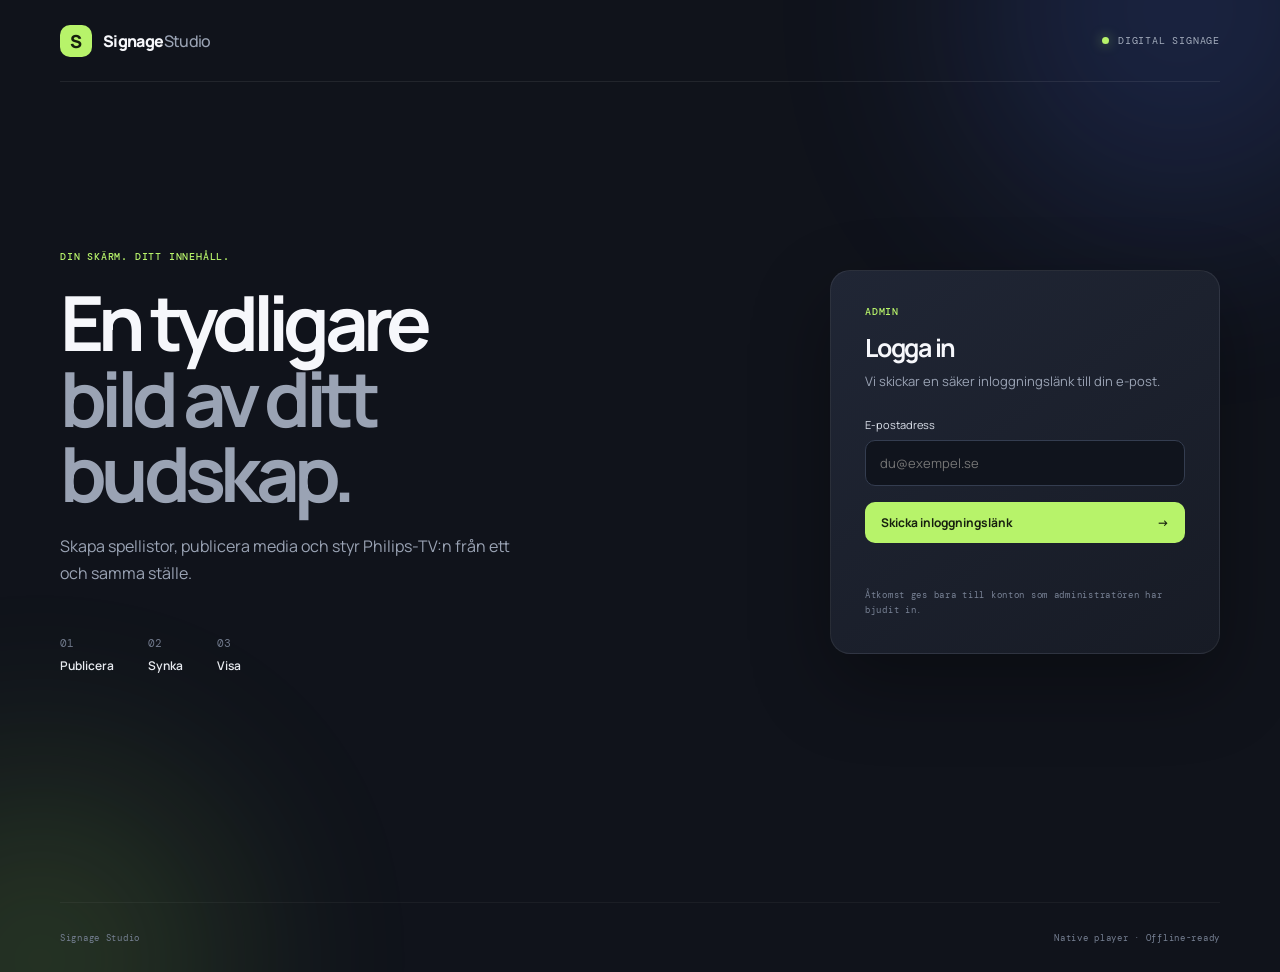
<file: admin/index.html>
<!doctype html>
<html lang="sv">
  <head>
    <meta charset="utf-8" />
    <meta name="viewport" content="width=device-width, initial-scale=1" />
    <meta name="theme-color" content="#10131b" />
    <title>Signage Studio</title>
    <link rel="stylesheet" href="./style.css?v=20261204-screen-profile-archive-v1" />
    <script type="module" src="./app.js?v=20261204-screen-profile-archive-v1"></script>
  </head>
  <body>
    <div class="ambient ambient-a"></div><div class="ambient ambient-b"></div>
    <main class="shell">
      <header class="topbar">
        <a class="brand" href="./"><span class="brand-mark">S</span><span>Signage<span class="brand-light">Studio</span></span></a>
        <span class="top-note"><span class="status-dot"></span> DIGITAL SIGNAGE</span>
      </header>

      <section id="setupNotice" class="notice hidden"></section>

      <section id="authView" class="auth-layout">
        <div class="hero-copy">
          <div class="eyebrow">DIN SKÄRM. DITT INNEHÅLL.</div>
          <h1>En tydligare<br /><span>bild av ditt budskap.</span></h1>
          <p>Skapa spellistor, publicera media och styr Philips-TV:n från ett och samma ställe.</p>
          <div class="feature-row"><span>01 <b>Publicera</b></span><span>02 <b>Synka</b></span><span>03 <b>Visa</b></span></div>
        </div>
        <div class="auth-card panel">
          <div class="section-kicker">ADMIN</div>
          <h2>Logga in</h2>
          <p class="muted">Vi skickar en säker inloggningslänk till din e-post.</p>
          <form id="loginForm">
            <label for="email">E-postadress</label>
            <input id="email" type="email" autocomplete="email" placeholder="du@exempel.se" required />
            <button class="button primary full" type="submit">Skicka inloggningslänk <span>→</span></button>
          </form>
          <div id="authMessage" class="form-message" aria-live="polite"></div>
          <p class="fine-print">Åtkomst ges bara till konton som administratören har bjudit in.</p>
        </div>
      </section>

      <section id="appView" class="hidden">
        <div class="dashboard-heading">
          <div><div class="eyebrow">SIGNAGE STUDIO</div><h1 id="workspaceTitle">Skärmar</h1><p class="muted" id="workspaceDescription">Övervaka anslutning, innehåll och status för dina skärmar.</p></div>
          <div class="account-box"><span id="userEmail"></span><button id="signOut" class="button ghost small">Logga ut</button></div>
        </div>
        <div class="dashboard-layout">
          <aside class="workspace-sidebar">
            <div class="workspace-sidebar-heading">Meny</div>
            <nav id="workspaceNavigation" class="workspace-navigation" aria-label="Adminytor">
              <div class="workspace-nav-group">
                <span class="workspace-nav-label">Skärmar</span>
                <button class="workspace-tab active" type="button" data-workspace="screens" aria-current="page"><span>▣</span> Skärmöversikt</button>
              </div>
              <div class="workspace-nav-group">
                <span class="workspace-nav-label">Publicera</span>
                <button class="workspace-tab" type="button" data-workspace="content"><span>▧</span> Mediabibliotek</button>
                <button class="workspace-tab" type="button" data-workspace="playlists"><span>▤</span> Spellistor</button>
                <button class="workspace-tab" type="button" data-workspace="channels"><span>◷</span> Kanaler & schema</button>
              </div>
              <div class="workspace-nav-group">
                <span class="workspace-nav-label">Drift</span>
                <button class="workspace-tab editor-only" type="button" data-workspace="broadcasts"><span>↗</span> Utskick</button>
                <button class="workspace-tab" type="button" data-workspace="integrations"><span>⌁</span> Integrationer</button>
                <button class="workspace-tab" type="button" data-workspace="proof"><span>▤</span> Uppspelning</button>
              </div>
              <div class="workspace-nav-group admin-only" data-workspace-nav-group>
                <span class="workspace-nav-label">Organisation</span>
                <button class="workspace-tab admin-only" type="button" data-workspace="organization"><span>⌂</span> Grupper & platser</button>
                <button class="workspace-tab admin-only" type="button" data-workspace="team"><span>♧</span> Team & åtkomst</button>
                <button class="workspace-tab admin-only" type="button" data-workspace="activity"><span>◷</span> Aktivitetslogg</button>
              </div>
            </nav>
          </aside>
          <div class="workspace-content">
        <div class="toolbar" data-workspace-panel="screens">
          <div class="toolbar-title"><span class="live-pulse"></span><span id="screenCount">0 skärmar</span></div>
          <form id="createScreenForm" class="create-screen-form"><input id="screenName" maxlength="48" placeholder="Namn på skärmen" required /><select id="newScreenLocation" aria-label="Plats för ny skärm"><option value="">Ingen plats</option></select><select id="newScreenGroup" aria-label="Grupp för ny skärm"><option value="">Ingen grupp</option></select><button class="button primary" type="submit">＋ Ny skärm</button></form>
        </div>
        <div class="screen-tools" data-workspace-panel="screens"><input id="screenSearch" type="search" placeholder="Sök skärmar…" aria-label="Sök skärmar" /><select id="screenFilter" aria-label="Filtrera skärmar"><option value="all">Alla statusar</option><option value="online">Online</option><option value="offline">Offline</option><option value="pairing">Väntar på parkoppling</option></select><select id="publicationFilter" aria-label="Filtrera publiceringsstatus"><option value="all">Alla publiceringar</option><option value="pending">Väntar på kvittens</option><option value="synced">Kvitterad av TV</option><option value="unpublished">Inte publicerad</option></select><select id="locationFilter" aria-label="Filtrera plats"><option value="all">Alla platser</option><option value="unassigned">Ingen plats</option></select><select id="groupFilter" aria-label="Filtrera skärmgrupp"><option value="all">Alla grupper</option><option value="ungrouped">Ingen grupp</option></select><span id="visibleScreenCount">0 visade</span><button id="selectVisibleScreens" class="button ghost small hidden" type="button">Välj synliga</button></div>
        <section id="operationalAlerts" class="operational-alerts" data-workspace-panel="screens" aria-live="polite"></section>
        <details id="operationalAlertSettingsPanel" class="operational-alert-settings admin-only" data-workspace-panel="screens"><summary>Inställningar för driftvarningar</summary><form id="operationalAlertSettingsForm"><label>Varning när skärm varit offline i (minuter)<input name="offline_alert_after_minutes" type="number" min="1" max="60" step="1" required /></label><label>Varning när fjärråtgärd saknar kvittens efter (minuter)<input name="command_alert_after_minutes" type="number" min="1" max="30" step="1" required /></label><label>Visa feedfel som är nyare än (minuter)<input name="feed_error_window_minutes" type="number" min="5" max="240" step="1" required /></label><button class="button ghost small" type="submit">Spara varningsgränser</button></form><small id="operationalAlertSettingsStatus">Skärmens live-status blir offline efter utebliven heartbeat. Den här gränsen styr när varningen visas.</small></details>
        <section class="screen-groups-panel" data-workspace-panel="organization"><div class="screen-groups-heading"><div><strong>Skärmgrupper</strong><span>Samla skärmar per plats eller team. Gruppfilter fungerar ihop med status och sökning.</span></div><form id="createScreenGroupForm" class="create-screen-group-form"><input name="name" maxlength="64" placeholder="Ny grupp, t.ex. Stockholm" required /><input name="description" maxlength="160" placeholder="Beskrivning (valfritt)" /><button class="button ghost small" type="submit">＋ Skapa grupp</button></form></div><div id="screenGroupList" class="screen-group-list"></div></section>
        <section class="locations-panel" data-workspace-panel="organization"><div class="screen-groups-heading"><div><strong>Platser</strong><span>Platser äger skärmar. Lägg till gruppmedlemmar för att ge dem läsåtkomst till allt innehåll på platsen.</span></div><form id="createLocationForm" class="create-location-form admin-only"><input name="name" maxlength="80" placeholder="Ny plats, t.ex. Stockholm" required /><input name="description" maxlength="240" placeholder="Beskrivning (valfritt)" /><button class="button ghost small" type="submit">＋ Skapa plats</button></form></div><div id="locationList" class="location-list"></div></section>
        <details class="archived-screens-panel admin-only" data-workspace-panel="organization"><summary>Arkiverade skärmar</summary><p>Pausade profiler försvinner från den vanliga översikten. Innehåll, uppspelningshistorik och publiceringshistorik bevaras.</p><div id="archivedScreenList" class="archived-screen-list"></div></details>
        <div id="bulkScreenActions" class="bulk-screen-actions hidden" data-workspace-panel="screens"><strong id="selectedScreenCount">0 valda</strong><span>Publicering och fjärrkommandon skickas till aktiva skärmar.</span><button id="publishSelectedScreens" class="button primary small editor-only" type="button">Publicera valda utkast</button><button class="button ghost small editor-only" type="button" data-open-broadcast>Planera utskick →</button><label class="bulk-group-assignment admin-only">Flytta till grupp<select id="bulkScreenGroup"><option value="__skip__">Välj grupp</option><option value="">Ingen grupp</option></select></label><button id="assignSelectedGroup" class="button ghost small admin-only" type="button">Flytta valda</button><label class="bulk-group-assignment admin-only">Flytta till plats<select id="bulkScreenLocation"><option value="__skip__">Välj plats</option><option value="">Ingen plats</option></select></label><button id="assignSelectedLocation" class="button ghost small admin-only" type="button">Flytta valda</button><button class="button ghost small" type="button" data-bulk-command="sync_now">Synka valda</button><button class="button ghost small" type="button" data-bulk-command="restart_player">Starta om valda</button><button id="clearScreenSelection" class="button ghost small" type="button">Rensa val</button></div>
        <section class="screen-broadcast-list-panel" data-workspace-panel="broadcasts"><div><strong>Tillfälliga utskick</strong><span>Status visar vad spelaren rapporterat om varje skärm. Det bekräftar appuppspelning, inte att TV-panelen fysiskt är synlig.</span></div><div id="screenBroadcastList" class="screen-broadcast-list" aria-live="polite"></div></section>
        <details id="screenBroadcastHistoryDisclosure" class="screen-broadcast-history-panel" data-workspace-panel="broadcasts"><summary>Tidigare utskick · senaste 30 dagarna</summary><div class="broadcast-history-tools"><span>Visar avslutade eller avbrutna utskick och deras per-skärm-kvitton.</span><button id="refreshScreenBroadcastHistory" class="button ghost small" type="button">↻ Uppdatera historik</button></div><div id="screenBroadcastHistory" class="screen-broadcast-list" aria-live="polite">Öppna för att läsa historiken.</div></details>
        <section class="broadcasts-workspace" data-workspace-panel="broadcasts">
          <div class="workspace-section-heading"><div><strong>Skapa och följ utskick</strong><span>Välj mottagare, schemalägg meddelanden och följ spelarens kvittens.</span></div></div>
          <details id="screenBroadcastComposer" class="screen-broadcast-composer editor-only"><summary>Skicka tillfälligt utskick</summary><form id="screenBroadcastForm">
          <fieldset class="screen-broadcast-targets"><legend>Välj mottagare</legend><div class="broadcast-target-tools"><button class="button ghost small" type="button" data-broadcast-target-action="all">Markera matchande TV</button><button class="button ghost small" type="button" data-broadcast-target-action="selected">Använd valda skärmar</button><button class="button ghost small" type="button" data-broadcast-target-action="none">Rensa val</button><span id="broadcastTargetCount">0 valda</span></div><div class="broadcast-target-filters"><input id="broadcastTargetSearch" type="search" placeholder="Sök TV-namn…" aria-label="Sök mottagare" /><select id="broadcastTargetLocation" aria-label="Filtrera mottagare efter plats"><option value="all">Alla platser</option></select><select id="broadcastTargetGroup" aria-label="Filtrera mottagare efter grupp"><option value="all">Alla grupper</option></select></div><div class="broadcast-target-filter-note">Markera matchande TV lägger till de TV-apparater som visas utifrån filtren. Val som filtreras bort behålls.</div><div id="broadcastTargetList" class="broadcast-target-list"></div></fieldset><input name="title" maxlength="120" placeholder="Rubrik" required /><textarea name="body" maxlength="1200" placeholder="Meddelande till skärmarna" required></textarea><label>Bild eller video från biblioteket<select name="asset_id"><option value="">Endast text</option></select></label><label>Starttid (valfri)<input name="start_at" type="datetime-local" /></label><label>Visningstid<select name="duration"><option value="5">5 minuter</option><option value="10" selected>10 minuter</option><option value="30">30 minuter</option><option value="60">1 timme</option><option value="240">4 timmar</option><option value="1440">24 timmar</option></select></label><label>Bild-/videotid<select name="duration_seconds"><option value="15">15 sekunder</option><option value="30">30 sekunder</option><option value="60" selected>1 minut</option><option value="300">5 minuter</option><option value="600">10 minuter</option></select></label><button class="button primary small" type="submit">Planera utskick</button></form><p class="broadcast-player-note">Schemalagda utskick cachas i förväg av spelare version 1.19 eller senare. Äldre spelare hämtar dem när de är online vid starttiden.</p></details>
        </section>
        <div class="playlist-library-bar" data-workspace-panel="playlists">
          <div><strong>Återanvändbara spellistor</strong><span>Skapa en gång och tilldela till flera skärmar. Ändringar sparas som utkast tills de publiceras på skärmkorten.</span></div>
          <form id="createPlaylistForm"><input id="playlistName" maxlength="80" placeholder="Namn på ny spellista" required /><button class="button ghost" type="submit">＋ Skapa spellista</button></form>
        </div>
        <div id="playlistManagementList" class="playlist-management-list" data-workspace-panel="playlists"></div>
        <div class="playlist-library-bar channel-library-bar" data-workspace-panel="channels">
          <div><strong>Kanaler & scheman</strong><span>Bygg en kanal av flera spellistor med egna tider och lägg den på skärmarna. Publicera från skärmkortet när utkastet är klart.</span></div>
          <form id="createChannelForm"><input id="channelName" maxlength="80" placeholder="Namn på kanal" required /><select id="channelPlaylist" required aria-label="Spellista för kanal"><option value="">Välj spellista</option></select><button class="button ghost" type="submit">＋ Skapa kanal</button></form>
        </div>
        <section class="channel-calendar-panel" data-workspace-panel="channels"><div class="channel-calendar-heading"><div><strong>Veckoschema</strong><span>Överblick över kanalernas visningstider per skärm. Spelaren använder sin lokala klocka; kalendern visas i din tidszon.</span></div><div class="channel-calendar-controls"><button id="channelCalendarPrevious" class="button ghost small" type="button" aria-label="Föregående vecka">←</button><button id="channelCalendarToday" class="button ghost small" type="button">Den här veckan</button><button id="channelCalendarNext" class="button ghost small" type="button" aria-label="Nästa vecka">→</button><select id="channelCalendarScreen" aria-label="Filtrera veckoschema per skärm"><option value="all">Alla skärmar</option></select></div></div><div id="channelCalendarRange" class="channel-calendar-range"></div><div id="channelCalendarGrid" class="channel-calendar-grid" aria-live="polite"></div></section>
        <div id="channelManagementList" class="channel-management-list" data-workspace-panel="channels"></div>
        <section id="mediaLibraryPanel" class="team-panel media-library-panel" data-workspace-panel="content">
          <div class="team-heading media-library-heading"><div><strong>Innehållsbibliotek</strong><span>Spara länkar, live-data, text, bilder och video en gång. Lägg sedan till dem i valfri spellista. Publicera sedan utkastet från skärmkortet.</span></div><div class="media-library-controls"><input id="mediaSearch" type="search" placeholder="Sök namn eller tagg…" aria-label="Sök i innehållsbiblioteket" /><select id="mediaFolderFilter" aria-label="Filtrera innehållsmapp"><option value="all">Alla mappar</option><option value="unfiled">Utan mapp</option></select><form id="createMediaFolderForm" class="media-folder-create editor-only"><input name="name" maxlength="64" placeholder="Ny mapp" aria-label="Ny mapp" required /><button class="button ghost small" type="submit">＋ Mapp</button></form><button id="renameMediaFolder" class="button ghost small editor-only" type="button" disabled>Byt namn</button><button id="deleteMediaFolder" class="button ghost small editor-only" type="button" disabled>Ta bort mapp</button></div></div>
          <form id="mediaLibraryForm" class="media-library-form">
            <select name="kind" aria-label="Innehållstyp"><option value="web">Webbsida / dashboard</option><option value="feed">JSON-feed</option><option value="image">Bild</option><option value="video">Video</option><option value="text">Textmeddelande</option><option value="clock">Klocka & datum</option></select>
            <input name="title" maxlength="120" placeholder="Namn på innehållet" required />
            <select name="folder_id" id="newMediaFolder" aria-label="Mapp för innehållet"><option value="">Utan mapp</option></select>
            <input name="source_url" type="url" placeholder="Källans HTTPS- eller HTTP-adress" />
            <label class="feed-integration-setting hidden">Skyddad Pulse-anslutning <select name="integration_id"><option value="">Vanlig JSON-feed</option></select><small>Token hanteras separat och följer med när feeden läggs till i en spellista.</small></label>
            <input name="body" maxlength="1200" placeholder="Textinnehåll (för textmeddelande)" />
            <input name="tags" maxlength="200" placeholder="Taggar, separerade med komma" />
            <label class="media-expiry-field">Utgångstid (valfritt) <input name="expires_at" type="datetime-local" /><small>Poster slutar visas efter tiden, även från TV:ns offlinecache.</small></label>
            <label class="feed-refresh-setting hidden"><span>Hämta live-data var (sek)</span><input name="refresh_interval_seconds" type="number" min="10" max="3600" value="30" /><small>Gäller feedar och webbdashboards på TV-spelaren.</small></label>
            <label class="file-label hidden">Video- eller bildfil (valfritt) <input name="file" type="file" accept="video/mp4,video/webm,video/quicktime,image/jpeg,image/png,image/webp" /></label>
            <button class="button primary" type="submit">＋ Spara i biblioteket</button>
          </form>
          <div id="mediaLibraryList" class="media-library-list"></div>
        </section>
        <section id="teamPanel" class="team-panel hidden" data-workspace-panel="team">
          <div class="team-heading"><div><strong>Teamåtkomst</strong><span>Bjud in via e-post och välj behörighet direkt. Gruppmedlem får endast åtkomst till skärmgrupper som du tilldelar här.</span></div></div>
          <form id="teamRoleForm" class="team-role-form"><input id="teamEmail" type="email" placeholder="namn@foretag.se" required /><select id="teamRole"><option value="editor">Redaktör · alla skärmar</option><option value="viewer">Läsbehörig · alla skärmar</option><option value="group_member">Gruppmedlem · valda grupper</option><option value="admin">Admin</option></select><button class="button primary" type="submit">Bjud in och tilldela</button></form>
          <div id="teamList" class="team-list"></div>
        </section>
        <section id="activityPanel" class="activity-panel hidden" data-workspace-panel="activity">
          <div class="activity-heading"><div><strong>Organisationsaktivitet</strong><span>Ändringar i skärmar, innehåll, scheman, team och fjärrkommandon. Värden från innehållet loggas inte. Exporten innehåller alla matchande händelser.</span></div><div class="activity-actions"><button id="exportActivity" class="button ghost small" type="button">Exportera CSV</button><button id="refreshActivity" class="button ghost small" type="button">↻ Uppdatera</button></div></div>
          <div class="activity-tools"><input id="activitySearch" type="search" placeholder="Sök person eller post…" aria-label="Sök aktivitet" /><select id="activityFilter" aria-label="Filtrera aktivitet"><option value="all">Alla händelser</option><option value="screens">Skärmar</option><option value="slides">Innehåll</option><option value="playlists">Spellistor</option><option value="channels">Kanaler & scheman</option><option value="team">Team & åtkomst</option><option value="screen_commands">Spelarkommandon</option></select></div>
          <div id="activityList" class="activity-list" aria-live="polite"></div>
        </section>
        <section id="playbackPanel" class="activity-panel hidden" data-workspace-panel="proof">
          <div class="activity-heading"><div><strong>Uppspelningshistorik</strong><span>Spelaren rapporterar innehållsbyten. Vid offline stannar visningstiden vid senaste kontakt och fortsätter som en ny period efter återanslutning.</span></div><div class="playback-actions"><button id="exportPlayback" class="button ghost small" type="button">Exportera CSV</button><button id="refreshPlayback" class="button ghost small" type="button">↻ Uppdatera</button></div></div>
          <div class="activity-tools playback-tools"><label>Från <input id="playbackFrom" type="date" /></label><label>Till <input id="playbackTo" type="date" /></label><select id="playbackScreen" aria-label="Filtrera skärm"><option value="all">Alla tillgängliga skärmar</option></select><input id="playbackSearch" type="search" placeholder="Sök innehåll eller skärm…" aria-label="Sök uppspelning" /></div>
          <div id="playbackSummary" class="playback-summary"></div>
          <h3 class="playback-aggregate-heading">Rapporterad visning per innehåll <small>Avslutade perioder, summerade för hela datumintervallet. Händelselistan nedan visar de 1 000 senaste posterna.</small></h3>
          <div id="playbackAggregate" class="activity-list" aria-live="polite"></div>
          <div id="playbackList" class="activity-list" aria-live="polite"></div>
        </section>
        <section id="integrationPanel" class="activity-panel hidden" data-workspace-panel="integrations">
          <div class="activity-heading"><div><strong>Live-integrationer</strong><span>Status från TV-spelarna för JSON-feeds och Pulse. Frågeparametrar och åtkomsttoken visas aldrig här.</span></div><button id="refreshIntegrations" class="button ghost small" type="button">↻ Uppdatera</button></div>
          <div class="integration-catalog-heading"><div><strong>Skyddade anslutningar</strong><span>Återanvänd en Pulse-anslutning i flera spellistor. Hemliga token visas aldrig igen efter sparning.</span></div><button id="createIntegration" class="button primary small admin-only" type="button">＋ Ny Pulse-anslutning</button></div>
          <form id="integrationForm" class="integration-form hidden"><input name="name" maxlength="100" placeholder="Namn, t.ex. Drift-Pulse" required /><input name="endpoint_url" type="url" placeholder="http://server:3001/api/signage" required /><input name="display_token" type="password" autocomplete="new-password" placeholder="Pulse display-token (minst 32 tecken)" /><small>Vid redigering lämnar du tokenfältet tomt för att behålla den sparade tokenen.</small><div><button class="button primary small" type="submit">Spara anslutning</button><button id="cancelIntegration" class="button ghost small" type="button">Avbryt</button></div></form>
          <div id="integrationCatalogList" class="integration-catalog-list" aria-live="polite"></div>
          <div class="activity-tools"><input id="integrationSearch" type="search" placeholder="Sök feed, skärm eller värdnamn…" aria-label="Sök integrationer" /><select id="integrationFilter" aria-label="Filtrera integrationsstatus"><option value="all">Alla statusar</option><option value="ok">Fungerar</option><option value="error">Har fel</option></select></div>
          <div id="integrationSummary" class="playback-summary"></div>
          <div id="integrationList" class="integration-list" aria-live="polite"></div>
        </section>
        <section class="publish-guidance" data-workspace-panel="screens"><strong>Granska och publicera</strong><span>Innehåll, spellistor, kanalscheman och skärmlayouter sparas som utkast. Redaktörer skickar skärmens utkast till admin för godkännande. Admin kan publicera direkt eller godkänna en inskickad version; då sparas den som en version och synk köas till TV:n.</span></section>
        <div id="screenDirectoryList" class="screen-directory-list" data-workspace-panel="screens" aria-live="polite"></div>
        <div id="emptyState" class="empty-state hidden" data-workspace-panel="screens"><div class="empty-icon">▣</div><h2>Din första skärm börjar här</h2><p>Skapa en skärm, koppla TV-appen med parkopplingskoden och lägg till ditt första innehåll.</p></div>
        <section id="screenDetailPanel" class="screen-detail-panel hidden" data-workspace-panel="screen-detail">
          <button id="screenDetailBack" class="button ghost small screen-detail-back" type="button">← Alla skärmar</button>
          <div id="screenDetailContent"></div>
        </section>
          </div>
        </div>
      </section>
      <dialog id="draftPreviewDialog" class="draft-preview-dialog" aria-labelledby="draftPreviewTitle">
        <header class="draft-preview-header"><div><span class="section-kicker">UTKAST · FÖRHANDSVISNING</span><h2 id="draftPreviewTitle">Skärm</h2></div><button class="icon-button" type="button" data-preview-close aria-label="Stäng förhandsvisning">×</button></header>
        <p class="draft-preview-note">Granska utkastet före publicering. Förhandsvisningen väljer kanal, innehåll och zonmedia enligt schemat vid vald tid och visar ticker eller sidopanel. Tillfälliga ”Visa nu”-val kan ersätta zonlayouten medan de gäller. Tiden tolkas i webbläsarens tidszon; TV:n använder sin lokala klocka. Webbsidor och live-feeds hämtas nu, och Pulse-token skickas aldrig till webbläsaren.</p>
        <form id="draftPreviewTimeForm" class="draft-preview-time-form"><label for="draftPreviewAt">Visa schemat vid</label><input id="draftPreviewAt" type="datetime-local" required /><button class="button ghost small" type="submit">Uppdatera förhandsvisning</button></form>
        <div class="draft-preview-stage" data-preview-stage></div>
        <footer class="draft-preview-controls"><span data-preview-position></span><div><button class="button ghost small" type="button" data-preview-refresh>↻ Uppdatera live</button><button class="button ghost small" type="button" data-preview-prev>← Föregående</button><button class="button ghost small" type="button" data-preview-next>Nästa →</button></div></footer>
      </dialog>
      <footer class="footer"><span>Signage Studio <span id="year"></span></span><span>Native player · Offline-ready</span></footer>
    </main>
  </body>
</html>
</file>
<file: admin/style.css>
@import url('https://fonts.googleapis.com/css2?family=DM+Mono:wght@400;500&family=Manrope:wght@400;500;600;700;800&display=swap');
:root{color-scheme:dark;--bg:#10131b;--panel:#181d28;--panel2:#202635;--ink:#f6f7fb;--muted:#9aa3b4;--line:#30384a;--accent:#b7f36a;--blue:#83a7ff;--danger:#ff8189;--radius:20px;font-family:Manrope,system-ui,sans-serif}*{box-sizing:border-box}body{margin:0;background:var(--bg);color:var(--ink);min-height:100vh;overflow-x:hidden}.ambient{position:fixed;pointer-events:none;filter:blur(110px);opacity:.18;border-radius:50%;z-index:-1}.ambient-a{width:420px;height:420px;background:#4f76ff;top:-200px;right:-110px}.ambient-b{width:360px;height:360px;background:#a4ed5b;bottom:-240px;left:-140px}.shell{width:min(1160px,calc(100% - 48px));margin:0 auto}.topbar{height:82px;display:flex;justify-content:space-between;align-items:center;border-bottom:1px solid rgba(255,255,255,.08)}.brand{color:var(--ink);text-decoration:none;display:flex;align-items:center;gap:11px;font-size:16px;font-weight:800;letter-spacing:-.04em}.brand-light{color:var(--muted);font-weight:500}.brand-mark{height:32px;width:32px;display:grid;place-items:center;border-radius:10px;background:var(--accent);color:#16200d;font-size:18px}.top-note,.eyebrow,.section-kicker,.toolbar-title,.fine-print,.footer,.screen-meta,.screen-label{font-family:'DM Mono',monospace;letter-spacing:.08em}.top-note{font-size:10px;color:#a4adbd;display:flex;gap:9px;align-items:center}.status-dot,.live-pulse{width:7px;height:7px;border-radius:100%;background:var(--accent);box-shadow:0 0 12px #b7f36a88}.auth-layout{min-height:calc(100vh - 140px);display:grid;grid-template-columns:1fr 390px;gap:100px;align-items:center;padding:70px 0}.hero-copy{max-width:600px}.eyebrow,.section-kicker{font-size:10px;color:var(--accent);font-weight:500}.hero-copy h1,.dashboard-heading h1{font-size:clamp(44px,7vw,76px);letter-spacing:-.075em;line-height:.99;margin:22px 0}.hero-copy h1 span{color:var(--muted)}.hero-copy p{max-width:450px;color:var(--muted);line-height:1.7;font-size:16px}.feature-row{margin-top:48px;display:flex;gap:34px;color:#6f788a;font:11px 'DM Mono',monospace}.feature-row b{display:block;color:#e8ebf0;font:600 12px Manrope,sans-serif;margin-top:7px}.panel{background:linear-gradient(145deg,#202635,#171b25);border:1px solid #ffffff13;box-shadow:0 30px 80px #0005;border-radius:var(--radius)}.auth-card{padding:34px}.auth-card h2{font-size:25px;letter-spacing:-.05em;margin:12px 0 6px}.muted{color:var(--muted);line-height:1.6}.auth-card .muted{font-size:13px;margin:0 0 25px}.auth-card label{display:block;font-size:11px;color:#dce1eb;margin:18px 0 8px}.input,.auth-card input,.create-screen-form input,.text-slide-form input,.text-slide-form textarea,.text-slide-form select,.schedule-input{width:100%;background:#10141d;border:1px solid #343d50;color:var(--ink);border-radius:10px;padding:13px 14px;font:13px Manrope;outline:none}.auth-card input:focus,.create-screen-form input:focus,.text-slide-form input:focus,.text-slide-form textarea:focus,.schedule-input:focus{border-color:var(--blue);box-shadow:0 0 0 3px #83a7ff24}.button{border:0;border-radius:10px;padding:12px 16px;cursor:pointer;font:700 12px Manrope;transition:transform .15s,filter .15s}.button:hover{filter:brightness(1.08);transform:translateY(-1px)}.button.primary{background:var(--accent);color:#17200f}.button.ghost{color:#d4d9e4;background:#293142}.button.small{padding:8px 11px;font-size:10px}.button.full{width:100%;margin-top:16px;display:flex;justify-content:space-between;align-items:center}.form-message{min-height:20px;color:var(--accent);font-size:12px;margin-top:15px}.fine-print{font-size:9px;line-height:1.7;color:#798396;margin:10px 0 0}.hidden{display:none!important}.notice{margin:20px 0;padding:14px 16px;background:#382c20;border:1px solid #88643b;color:#f2c88b;border-radius:12px;font-size:12px}.dashboard-heading{display:flex;justify-content:space-between;align-items:end;padding:55px 0 28px}.dashboard-heading h1{font-size:clamp(34px,5vw,52px);margin:12px 0}.dashboard-heading .muted{max-width:680px;margin:0;font-size:13px}.account-box{display:flex;align-items:center;gap:15px;color:var(--muted);font-size:11px}.toolbar{display:flex;align-items:center;justify-content:space-between;padding:16px;background:#191e29;border:1px solid #ffffff12;border-radius:14px;margin-bottom:18px}.toolbar-title{font-size:10px;display:flex;align-items:center;gap:10px;color:#d2d8e3}.create-screen-form{display:flex;gap:9px;width:min(470px,65%)}.create-screen-form input{padding:10px 13px}.screen-list{display:grid;gap:14px}.screen-card{border:1px solid #ffffff13;border-radius:16px;background:linear-gradient(135deg,#1c222e,#171b24);overflow:hidden}.screen-head{display:flex;justify-content:space-between;align-items:center;padding:20px 22px;border-bottom:1px solid #ffffff0c}.screen-title-wrap{display:flex;gap:13px;align-items:center}.screen-icon{width:40px;height:40px;border-radius:12px;display:grid;place-items:center;color:var(--accent);background:#b7f36a12;font-size:19px}.screen-name{font-weight:800;font-size:14px}.screen-meta{font-size:9px;color:#8791a5;margin-top:5px}.screen-actions{display:flex;gap:8px;align-items:center}.pair-pill{font:11px 'DM Mono',monospace;letter-spacing:.14em;color:var(--accent);background:#b7f36a12;border:1px solid #b7f36a30;padding:8px 11px;border-radius:9px}.screen-body{padding:16px 22px 20px}.pair-help{color:var(--muted);font-size:11px;margin:0 0 16px;line-height:1.6}.player-url{font:10px 'DM Mono',monospace;color:#a9b4c8;word-break:break-all;margin:8px 0 14px}.playlist{display:grid;gap:8px}.slide-row{display:grid;grid-template-columns:46px 1fr auto;gap:11px;align-items:center;background:#11151e;border:1px solid #283143;border-radius:11px;padding:10px}.slide-thumb{width:46px;height:36px;border-radius:7px;background:#242d3d;display:grid;place-items:center;color:#abb7ca;overflow:hidden;font-size:12px}.slide-thumb img{width:100%;height:100%;object-fit:cover}.slide-title{font-size:11px;font-weight:700}.slide-sub{font-size:9px;color:#8d97a9;margin-top:4px}.slide-buttons{display:flex;gap:5px}.icon-button{background:#273042;color:#d5dce9;border:0;border-radius:7px;padding:7px 9px;cursor:pointer;font-size:11px}.icon-button:hover{background:#35415a}.icon-button.delete{color:var(--danger)}.slide-add-grid{display:grid;grid-template-columns:1fr 1fr;gap:12px;margin-top:17px}.add-box{background:#141923;border:1px solid #2a3242;border-radius:12px;padding:14px}.add-box h3{font-size:11px;margin:0 0 11px}.text-slide-form{display:grid;gap:8px}.text-slide-form input,.text-slide-form textarea,.text-slide-form select,.schedule-input{padding:9px 10px;font-size:11px}.text-slide-form textarea{min-height:62px;resize:vertical}.inline-fields{display:flex;gap:7px}.inline-fields>*{min-width:0;flex:1}.file-label{display:block;color:#aeb8c9;font-size:10px;margin:4px 0 8px}.empty-state{text-align:center;padding:70px 20px;border:1px dashed #3a4354;border-radius:16px;color:var(--muted)}.empty-icon{font-size:34px;color:var(--accent)}.empty-state h2{color:var(--ink);font-size:19px}.empty-state p{max-width:450px;margin:0 auto;font-size:12px;line-height:1.7}.footer{height:70px;border-top:1px solid #ffffff0c;display:flex;justify-content:space-between;align-items:center;color:#778194;font-size:9px;margin-top:60px}.toast{position:fixed;bottom:24px;right:24px;background:#252d3b;border:1px solid #ffffff22;color:white;padding:13px 17px;border-radius:11px;box-shadow:0 18px 50px #0007;font-size:12px;z-index:5}.toast.error{border-color:#ff818955;color:#ffb5ba}@media(max-width:850px){.auth-layout{grid-template-columns:1fr;gap:34px;max-width:520px;margin:0 auto;padding:48px 0}.hero-copy h1{font-size:56px}.dashboard-heading{align-items:start;gap:22px;flex-direction:column}.account-box{width:100%;justify-content:space-between}.slide-add-grid{grid-template-columns:1fr}}@media(max-width:560px){.shell{width:calc(100% - 28px)}.top-note{font-size:8px}.toolbar{align-items:stretch;gap:14px;flex-direction:column}.create-screen-form{width:100%}.create-screen-form input{min-width:0}.screen-head{padding:15px}.screen-body{padding:14px}.pair-pill{font-size:9px}.slide-row{grid-template-columns:38px 1fr auto}.slide-thumb{width:38px;height:34px}.screen-actions .button{padding:8px}.feature-row{gap:20px}.auth-card{padding:25px}}

.screen-status-row{display:grid;grid-template-columns:minmax(160px,.75fr) minmax(240px,1.15fr) minmax(170px,.9fr);gap:12px;padding:14px 22px;background:#151a24;border-bottom:1px solid #ffffff0c}.screen-live-status{display:flex;align-items:center;gap:9px;flex-wrap:wrap;font-size:11px;color:var(--muted)}.status-indicator{width:8px;height:8px;border-radius:50%;background:#ff8189;box-shadow:0 0 12px #ff818955}.screen-live-status.online .status-indicator{background:#71bf44;box-shadow:0 0 12px #71bf4480}.status-label{font-weight:800;color:#ff9aa0}.online .status-label{color:#9be875}.last-seen{font:10px 'DM Mono',monospace;color:#7e899b}.current-content{display:grid;grid-template-columns:1fr;gap:3px;padding-left:14px;border-left:2px solid #71bf44}.current-content.stale{border-color:#4a5261}.current-content-label{font:9px 'DM Mono',monospace;letter-spacing:.12em;color:#9ca7b9}.current-title{font-size:12px;overflow:hidden;text-overflow:ellipsis;white-space:nowrap}.current-kind{font-size:10px;color:#8b96a8}.device-diagnostics{display:grid;align-content:center;gap:4px;padding-left:13px;border-left:1px solid #ffffff13;color:#8b96a8;font-size:9px;overflow-wrap:anywhere}.device-diagnostics strong{color:#dce3ee;font:10px 'DM Mono',monospace}.device-diagnostics small{color:#657186;font-size:8px}.playlist-control{display:flex;justify-content:space-between;align-items:center;gap:12px;margin:4px 0 12px;padding:11px 13px;background:#11151e;border:1px solid #283143;border-radius:10px}.playlist-control strong,.playlist-control span{display:block}.playlist-control strong{font-size:11px}.playlist-control span{font-size:10px;color:var(--muted);margin-top:3px}.show-now{padding:7px 9px;font-size:10px;white-space:nowrap}.show-now.selected{background:#71bf44;color:#16200d}.screen-actions{flex-wrap:wrap}@media(max-width:900px){.screen-status-row{grid-template-columns:1fr 1fr}.device-diagnostics{grid-column:1/-1;padding:8px 0 0;border-left:0;border-top:1px solid #ffffff13}}@media(max-width:650px){.screen-status-row{grid-template-columns:1fr;padding:13px 15px}.current-content{padding:8px 0 0;border-left:0;border-top:2px solid #71bf44}.screen-actions{justify-content:flex-end}.screen-head{align-items:flex-start;gap:12px}.slide-buttons .show-now{font-size:9px;padding:7px}}
.current-preview{position:relative;margin-top:8px;width:min(100%,420px);aspect-ratio:16/6;overflow:hidden;border:1px solid #30384a;border-radius:8px;background:#0e1118;color:#e9edf4}.current-preview:empty{display:none}.current-preview iframe,.current-preview video{width:100%;height:100%;border:0;object-fit:cover;background:#0e1118}.preview-copy{height:100%;display:grid;place-items:center;padding:10px 16px;text-align:center;white-space:pre-line;font-size:clamp(10px,1vw,14px);font-weight:700;line-height:1.45}.current-preview:not(:empty)::before{content:'LIVE-FÖRHANDSVISNING';position:absolute;z-index:1;top:5px;left:6px;padding:3px 5px;background:#10131bc9;border-radius:4px;font:7px 'DM Mono',monospace;letter-spacing:.08em;color:#b7f36a;pointer-events:none}

.playlist-library-bar{display:flex;align-items:center;justify-content:space-between;gap:18px;padding:14px 16px;margin:-4px 0 18px;background:#151a24;border:1px solid #ffffff12;border-radius:12px}.playlist-library-bar strong,.playlist-library-bar span{display:block}.playlist-library-bar strong{font-size:12px}.playlist-library-bar span{font-size:10px;color:var(--muted);margin-top:4px}.playlist-library-bar form{display:flex;gap:8px;min-width:min(440px,55%)}.playlist-library-bar input,.playlist-assignment select{min-width:0;flex:1;background:#10141d;border:1px solid #343d50;color:var(--ink);border-radius:9px;padding:10px 12px;font:12px Manrope}.playlist-assignment{display:grid;grid-template-columns:minmax(180px,1fr) minmax(220px,2fr);align-items:center;gap:8px 16px;color:#dce1eb;font-size:11px;margin:0 0 14px}.playlist-assignment select{width:100%}.playlist-assignment span{grid-column:2;color:var(--muted);font-size:10px;margin-top:-5px}@media(max-width:650px){.playlist-library-bar{align-items:stretch;flex-direction:column}.playlist-library-bar form{min-width:0;width:100%}.playlist-assignment{grid-template-columns:1fr}.playlist-assignment span{grid-column:1;margin-top:0}}
.schedule-fields{display:grid;gap:7px;padding-top:3px}.weekday-picker{display:grid;grid-template-columns:repeat(7,minmax(0,1fr));gap:4px}.weekday-picker label{position:relative;cursor:pointer}.weekday-picker input{position:absolute;opacity:0;inset:0;width:100%;height:100%;cursor:pointer}.weekday-picker span{display:grid;place-items:center;min-height:29px;border:1px solid #343d50;border-radius:7px;background:#10141d;color:#aeb8c9;font-size:9px}.weekday-picker input:checked+span{background:#b7f36a18;border-color:#b7f36a66;color:#c8f99a}.weekday-picker input:focus-visible+span{outline:2px solid #83a7ff}.schedule-help{font-size:9px;color:#7f899b;line-height:1.5}
@media(max-width:360px){.weekday-picker{gap:2px}.weekday-picker span{font-size:8px;min-height:27px}}
.channel-assignment{margin:16px 0;padding:14px;background:#141923;border:1px solid #2a3242;border-radius:12px}.channel-heading{margin-bottom:10px}.channel-heading strong,.channel-heading span{display:block}.channel-heading strong{font-size:11px}.channel-heading span{font-size:9px;color:var(--muted);margin-top:4px;line-height:1.5}.channel-schedule-form{display:grid;grid-template-columns:minmax(160px,1fr) 90px;gap:8px;align-items:start}.channel-schedule-form>select,.channel-schedule-form>input{width:100%;min-width:0;background:#10141d;border:1px solid #343d50;color:var(--ink);border-radius:9px;padding:10px 12px;font:11px Manrope}.channel-schedule-form .schedule-fields{grid-column:1/-1}.channel-schedule-form>button{justify-self:start}.channel-schedule-list{display:grid;gap:7px;margin-top:12px}.channel-schedule-row{display:flex;justify-content:space-between;align-items:center;gap:12px;padding:9px 10px;background:#11151e;border:1px solid #283143;border-radius:9px}.channel-schedule-row strong,.channel-schedule-row span{display:block}.channel-schedule-row strong{font-size:10px}.channel-schedule-row span{font-size:9px;color:var(--muted);margin-top:4px;line-height:1.5}.channel-library-bar form select{min-width:0;flex:1;background:#10141d;border:1px solid #343d50;color:var(--ink);border-radius:9px;padding:10px 12px;font:12px Manrope}@media(max-width:650px){.channel-schedule-form{grid-template-columns:1fr 78px}.channel-library-bar form{flex-wrap:wrap}.channel-library-bar form>*{flex:1 1 100%}.channel-schedule-row{align-items:flex-start}}
.screen-layout-form{display:grid;grid-template-columns:minmax(140px,1fr) minmax(90px,.65fr) minmax(90px,.65fr) minmax(140px,1fr) minmax(180px,2fr) auto;gap:9px;align-items:end;padding:12px;margin:14px 0;background:#141923;border:1px solid #2a3242;border-radius:11px}.screen-layout-form label{display:grid;gap:6px;color:#dce1eb;font-size:10px}.screen-layout-form select,.screen-layout-form input{width:100%;min-width:0;background:#10141d;border:1px solid #343d50;color:var(--ink);border-radius:9px;padding:10px 12px;font:11px Manrope}.screen-layout-form small{color:var(--muted);font-size:9px}.screen-layout-form button{white-space:nowrap}@media(max-width:650px){.screen-layout-form{grid-template-columns:1fr}.screen-layout-form button{justify-self:start}}
.team-panel{margin:18px 0;padding:16px;background:#151a24;border:1px solid #ffffff12;border-radius:12px}.team-heading{display:flex;justify-content:space-between;align-items:center;margin-bottom:12px}.team-heading strong,.team-heading span{display:block}.team-heading strong{font-size:12px}.team-heading span{margin-top:4px;color:var(--muted);font-size:10px}.team-role-form{display:grid;grid-template-columns:minmax(180px,1fr) minmax(130px,190px) auto;gap:8px}.team-role-form input,.team-role-form select,.member-role{min-width:0;background:#10141d;border:1px solid #343d50;color:var(--ink);border-radius:9px;padding:10px 12px;font:12px Manrope}.team-list{display:grid;gap:7px;margin-top:12px}.team-member{display:grid;grid-template-columns:minmax(160px,1fr) minmax(120px,160px) auto auto auto;gap:8px;align-items:center;padding:9px 10px;background:#11151e;border:1px solid #283143;border-radius:9px}.team-member-identity strong,.team-member-identity span{display:block;overflow:hidden;text-overflow:ellipsis;white-space:nowrap}.team-member-identity strong{font-size:11px}.team-member-identity span{font-size:9px;color:var(--muted);margin-top:3px}.team-empty{font-size:10px;color:var(--muted);margin:4px 0 0}@media(max-width:650px){.team-role-form{grid-template-columns:1fr}.team-member{grid-template-columns:minmax(0,1fr) auto auto auto}.team-member-identity{grid-column:1/-1}.member-role{grid-column:1}}
.player-operations{display:flex;justify-content:space-between;align-items:center;gap:12px;margin:4px 0 12px;padding:11px 13px;background:#171c26;border:1px solid #344155;border-radius:10px}.player-operations strong,.player-operations span{display:block}.player-operations strong{font-size:11px}.player-operations span{font-size:10px;color:var(--muted);margin-top:3px}.player-operation-buttons{display:flex;gap:7px}@media(max-width:560px){.player-operations{align-items:flex-start;flex-direction:column}.player-operation-buttons{width:100%}.player-operation-buttons button{flex:1}}
.screen-tools{display:flex;align-items:center;gap:9px;margin:0 0 10px}.screen-tools input,.screen-tools select{min-width:0;background:#10141d;border:1px solid #343d50;color:var(--ink);border-radius:9px;padding:10px 12px;font:11px Manrope}.screen-tools input{flex:1}.screen-tools select{width:210px}.screen-tools>span{font:10px 'DM Mono',monospace;color:var(--muted);white-space:nowrap}.screen-select{width:17px;height:17px;flex:0 0 auto;accent-color:#b7f36a}.bulk-screen-actions{display:flex;align-items:center;gap:9px;flex-wrap:wrap;margin:0 0 12px;padding:10px 12px;background:#1b2230;border:1px solid #83a7ff44;border-radius:11px}.bulk-screen-actions strong{font-size:11px;color:#d9e3ff}.bulk-screen-actions span{font-size:10px;color:var(--muted);margin-right:auto}.button:disabled{opacity:.55;cursor:wait;transform:none}@media(max-width:560px){.screen-tools{flex-wrap:wrap}.screen-tools input{flex:1 1 100%}.screen-tools select{flex:1}.bulk-screen-actions{align-items:flex-start}.bulk-screen-actions span{flex:1 1 100%}}
.media-library-panel{margin:22px 0}.team-heading input,.media-library-form input,.media-library-form select,.media-library-form .file-label{background:#10141d;border:1px solid #343d50;color:var(--ink);border-radius:10px;padding:11px 12px;font:12px Manrope}.media-library-form{display:grid;grid-template-columns:150px minmax(150px,1fr) minmax(180px,1.3fr) minmax(150px,1fr) minmax(130px,.8fr) minmax(170px,1fr) auto;gap:9px;align-items:center;margin:18px 0}.media-library-form input[type=file]{width:100%;padding:6px;border:0;background:transparent;font-size:10px}.media-library-form .file-label{font-size:10px;color:var(--muted)}.media-library-list{display:grid;gap:8px}.media-library-row{display:flex;align-items:center;justify-content:space-between;gap:16px;padding:13px 14px;border:1px solid var(--line);border-radius:12px;background:#121722}.media-library-main{flex:1;min-width:0}.media-library-detail{min-width:0;display:grid;gap:3px}.media-library-detail strong{font-size:12px}.media-library-detail span,.media-library-detail small{font-size:10px;color:var(--muted)}.media-library-detail small{overflow:hidden;text-overflow:ellipsis;white-space:nowrap;max-width:min(580px,55vw)}.media-library-actions{display:flex;align-items:center;gap:7px}.media-library-actions select{max-width:190px;background:#202635;color:var(--ink);border:1px solid var(--line);padding:8px;border-radius:8px;font:10px Manrope}.media-library-edit{margin-top:8px;color:var(--muted);font-size:10px}.media-library-edit summary{cursor:pointer}.media-library-edit form{max-width:620px;display:grid;grid-template-columns:1fr 1.3fr;gap:8px;margin-top:9px}.media-library-edit input,.media-library-edit textarea{min-width:0;background:#10141d;border:1px solid #343d50;color:var(--ink);border-radius:8px;padding:9px;font:11px Manrope}.media-library-edit textarea{grid-column:1/-1;min-height:66px;resize:vertical}.media-library-edit button{justify-self:start}@media(max-width:980px){.media-library-form{grid-template-columns:repeat(2,minmax(0,1fr))}.media-library-row{align-items:flex-start;flex-direction:column}.media-library-actions{width:100%}.media-library-actions select{flex:1;max-width:none}}@media(max-width:580px){.media-library-form{grid-template-columns:1fr}.media-library-actions{flex-wrap:wrap}.media-library-edit form{grid-template-columns:1fr}}
.channel-management-list{display:grid;grid-template-columns:repeat(2,minmax(0,1fr));gap:12px;margin:0 0 22px}.channel-manage-card{min-width:0;padding:16px;border:1px solid var(--line);border-radius:14px;background:#151a25}.channel-manage-heading{display:flex;justify-content:space-between;gap:12px;margin-bottom:10px}.channel-manage-heading strong{font-size:13px}.channel-manage-heading span{font-size:10px;color:var(--muted)}.channel-playlist-items{display:grid;gap:7px}.channel-playlist-item{display:flex;justify-content:space-between;align-items:center;gap:12px;padding:10px;border-radius:9px;background:#1b2230}.channel-playlist-item>div{display:grid;gap:4px;min-width:0}.channel-playlist-item strong{font-size:11px}.channel-playlist-item span{font-size:9px;color:var(--muted);line-height:1.5}.channel-playlist-form{display:grid;grid-template-columns:minmax(140px,1fr) 80px;gap:8px;margin-top:12px;padding-top:12px;border-top:1px solid var(--line)}.channel-playlist-form select,.channel-playlist-form input[name=priority]{background:#10141d;border:1px solid #343d50;color:var(--ink);border-radius:9px;padding:9px;font:11px Manrope}.channel-playlist-form .schedule-fields{grid-column:1/-1}.channel-playlist-form button{justify-self:start}@media(max-width:860px){.channel-management-list{grid-template-columns:1fr}}
.duplicate-screen-group{border:1px solid #ffffff13;border-radius:14px;background:#151a25;overflow:hidden}.duplicate-screen-group>summary{padding:14px 18px;color:#aeb8ca;cursor:pointer;font-size:12px;list-style-position:inside}.duplicate-screen-group>summary span{display:inline-grid;place-items:center;min-width:22px;height:22px;margin-left:8px;border-radius:99px;background:#293142;color:#e7ebf2;font:10px 'DM Mono',monospace}.duplicate-screen-items{display:grid;gap:10px;padding:0 10px 10px}
.screen-operating-form{display:grid;grid-template-columns:minmax(230px,1.3fr) minmax(220px,1fr) minmax(150px,.8fr) auto;align-items:end;gap:10px;margin:14px 0;padding:12px;background:#141923;border:1px solid #2a3242;border-radius:11px}.operating-heading strong,.operating-heading span{display:block}.operating-heading strong{font-size:11px}.operating-heading span{margin-top:4px;color:var(--muted);font-size:9px;line-height:1.5}.operating-days{display:flex;gap:4px;flex-wrap:wrap}.operating-days label{cursor:pointer}.operating-days input{position:absolute;opacity:0;pointer-events:none}.operating-days span{display:grid;place-items:center;width:31px;height:30px;border:1px solid #343d50;border-radius:8px;color:#aeb8ca;font-size:9px}.operating-days input:checked+span{background:#b7f36a;color:#17200f;border-color:#b7f36a;font-weight:800}.operating-days input:focus-visible+span{outline:2px solid var(--blue);outline-offset:2px}.operating-times{display:flex;gap:7px}.operating-times label{display:grid;gap:4px;color:var(--muted);font-size:9px}.operating-times input{min-width:0;width:100%;background:#10141d;border:1px solid #343d50;color:var(--ink);border-radius:8px;padding:8px;font:10px Manrope}.screen-operating-form button{white-space:nowrap}@media(max-width:900px){.screen-operating-form{grid-template-columns:1fr 1fr}.operating-heading{grid-column:1/-1}}@media(max-width:650px){.screen-operating-form{grid-template-columns:1fr}.operating-heading{grid-column:auto}.screen-operating-form button{justify-self:start}}
.screen-playback-setting{display:grid;grid-template-columns:minmax(180px,1fr) minmax(260px,2fr);gap:7px 12px;align-items:center;margin:14px 0;padding:12px;background:#141923;border:1px solid #2a3242;border-radius:11px;color:#dce1eb;font-size:10px}.screen-playback-setting select{width:100%;background:#10141d;border:1px solid #343d50;color:var(--ink);border-radius:9px;padding:10px 12px;font:11px Manrope}.screen-playback-setting>span{grid-column:1/-1;color:var(--muted);font-size:9px;line-height:1.5}@media(max-width:650px){.screen-playback-setting{grid-template-columns:1fr}.screen-playback-setting>span{grid-column:auto}}
.screen-autostart-setting{display:flex;justify-content:space-between;align-items:center;gap:14px;margin:14px 0;padding:12px;background:#141923;border:1px solid #2a3242;border-radius:11px;color:#dce1eb;cursor:pointer}.screen-autostart-setting strong,.screen-autostart-setting small{display:block}.screen-autostart-setting strong{font-size:10px}.screen-autostart-setting small{margin-top:4px;color:var(--muted);font-size:9px;line-height:1.5}.screen-autostart-setting input{width:18px;height:18px;flex:0 0 auto;accent-color:#b7f36a}
.workspace-navigation{display:flex;gap:7px;padding:7px;margin:0 0 20px;background:#151a24;border:1px solid #ffffff12;border-radius:14px;overflow-x:auto}.workspace-tab{display:flex;align-items:center;justify-content:center;gap:9px;padding:11px 16px;border:1px solid transparent;border-radius:10px;background:transparent;color:#aeb8c9;font:700 12px Manrope;white-space:nowrap;cursor:pointer;transition:background .15s,color .15s,border-color .15s}.workspace-tab span{font-size:15px;color:#8490a5}.workspace-tab:hover{background:#202735;color:#f6f7fb}.workspace-tab.active{background:#273142;border-color:#ffffff14;color:#f6f7fb}.workspace-tab.active span{color:var(--accent)}.role-hidden{display:none!important}@media(max-width:560px){.workspace-navigation{gap:4px}.workspace-tab{flex:1;padding:10px 9px;font-size:11px}}
.playlist-management-list{display:grid;grid-template-columns:repeat(auto-fit,minmax(min(100%,440px),1fr));gap:14px;margin:0 0 18px}.playlist-manage-card{min-width:0;padding:18px;background:linear-gradient(145deg,#1c222e,#171b24);border:1px solid #ffffff13;border-radius:15px}.playlist-manage-heading{display:flex;justify-content:space-between;gap:12px;margin-bottom:15px}.playlist-manage-heading .section-kicker{font-size:9px}.playlist-manage-heading>div>span:last-child{display:block;color:var(--muted);font-size:10px;margin-top:7px}.playlist-name-form{display:flex;gap:7px;margin-top:8px}.playlist-name-form input{min-width:0;width:100%;padding:9px 10px;background:#10141d;border:1px solid #343d50;color:var(--ink);border-radius:9px;font:700 13px Manrope}.playlist-manage-items{display:grid;gap:7px}.playlist-manage-item{display:grid;grid-template-columns:40px minmax(0,1fr) auto;gap:10px;align-items:center;padding:9px;background:#11151e;border:1px solid #283143;border-radius:10px}.playlist-manage-item .slide-thumb{width:40px;height:34px}.playlist-manage-copy{min-width:0}.playlist-manage-copy strong,.playlist-manage-copy span{display:block;overflow:hidden;text-overflow:ellipsis;white-space:nowrap}.playlist-manage-copy strong{font-size:11px}.playlist-manage-copy span{font-size:9px;color:var(--muted);margin-top:4px}.playlist-manage-actions{display:flex;gap:4px}.playlist-manage-actions .icon-button{padding:7px 8px}.playlist-manage-actions .icon-button:disabled{opacity:.38;cursor:default}.playlist-manage-empty{padding:17px;color:var(--muted);font-size:11px;background:#11151e;border:1px dashed #343d50;border-radius:10px}@media(max-width:520px){.playlist-manage-item{grid-template-columns:34px minmax(0,1fr) auto;gap:7px;padding:7px}.playlist-manage-item .slide-thumb{width:34px;height:32px}.playlist-manage-actions{gap:2px}.playlist-manage-actions .icon-button{padding:6px}}
.create-screen-form select,.screen-tools select{min-width:120px;background:#10141d;border:1px solid #343d50;color:var(--ink);border-radius:10px;padding:10px 12px;font:12px Manrope}.screen-groups-panel{margin:0 0 16px;padding:15px 16px;background:#151a24;border:1px solid #ffffff12;border-radius:13px}.screen-groups-heading{display:flex;justify-content:space-between;align-items:center;gap:18px}.screen-groups-heading strong,.screen-groups-heading span{display:block}.screen-groups-heading strong{font-size:12px}.screen-groups-heading>div>span{font-size:10px;color:var(--muted);margin-top:4px}.create-screen-group-form{display:flex;gap:7px;min-width:min(590px,65%)}.create-screen-group-form input{min-width:0;flex:1;background:#10141d;border:1px solid #343d50;color:var(--ink);border-radius:9px;padding:9px 10px;font:11px Manrope}.screen-group-list{display:flex;flex-wrap:wrap;gap:7px;margin-top:12px}.screen-group-item{max-width:100%;padding:5px 7px;background:#202735;border:1px solid #ffffff12;border-radius:10px}.screen-group-item form{display:flex;align-items:center;gap:6px}.screen-group-item input{min-width:80px;width:120px;background:#11151e;border:1px solid #343d50;color:var(--ink);border-radius:7px;padding:7px;font:10px Manrope}.screen-group-item input[name=description]{width:160px}.screen-group-count{font:9px 'DM Mono',monospace;color:var(--muted);white-space:nowrap}.screen-groups-empty{font-size:10px;color:var(--muted)}.screen-group-assignment{display:grid;grid-template-columns:minmax(140px,220px) 1fr;gap:8px 13px;align-items:center;margin:12px 0;padding:11px 13px;background:#141923;border:1px solid #2a3242;border-radius:10px;color:#dce1eb;font-size:11px}.screen-group-assignment select,.bulk-group-assignment select{background:#10141d;border:1px solid #343d50;color:var(--ink);border-radius:8px;padding:8px 10px;font:11px Manrope}.screen-group-assignment span{grid-column:2;color:var(--muted);font-size:9px;margin-top:-4px}.bulk-group-assignment{display:flex;align-items:center;gap:7px;color:var(--muted);font:10px Manrope}.bulk-group-assignment select{padding:7px 8px}.bulk-screen-actions .admin-only{display:none}.bulk-screen-actions .admin-only:not(.hidden){display:flex}@media(max-width:700px){.create-screen-form select{max-width:145px}.screen-groups-heading{align-items:stretch;flex-direction:column}.create-screen-group-form{min-width:0;width:100%;flex-wrap:wrap}.create-screen-group-form input[name=description]{flex-basis:100%}.screen-group-item input[name=description]{display:none}.screen-group-assignment{grid-template-columns:1fr}.screen-group-assignment span{grid-column:1;margin-top:0}}
.screen-group-item{flex:1 1 100%;padding:10px}.screen-group-edit input[name=name]{width:150px}.screen-group-edit input[name=description]{width:auto;flex:1}.screen-group-access{display:grid;gap:7px;margin-top:9px;padding-top:9px;border-top:1px solid #ffffff10}.screen-group-access>strong{font-size:10px;color:#dce1eb}.screen-group-members{display:flex;flex-wrap:wrap;gap:6px}.screen-group-member{display:flex;align-items:center;gap:4px;padding:3px 4px 3px 8px;background:#151a24;border:1px solid #ffffff10;border-radius:8px;color:#bfc8d8;font-size:10px}.screen-group-member .icon-button{padding:3px 6px}.screen-group-member-add select{min-width:190px;background:#10141d;border:1px solid #343d50;color:var(--ink);border-radius:8px;padding:8px 10px;font:10px Manrope}.screen-group-member-add .screen-groups-empty{align-self:center}.screen-group-readonly{display:flex;align-items:center;gap:10px}.screen-group-readonly>strong{font-size:11px}.screen-group-readonly>span:nth-child(2){font-size:10px;color:var(--muted);margin-right:auto}.screen-group-edit .screen-group-count{margin-left:auto}@media(max-width:700px){.screen-group-edit input[name=description]{display:none}.screen-group-edit input[name=name]{width:120px}.screen-group-member-add select{min-width:0;flex:1}.screen-group-readonly{flex-wrap:wrap}}
.feed-refresh-setting{display:grid;gap:5px;color:var(--muted);font-size:10px}.feed-refresh-setting input{width:100%}.media-library-form .feed-refresh-setting{background:#10141d;border:1px solid #343d50;color:var(--muted);border-radius:10px;padding:9px 11px}
.web-refresh-setting{display:grid;gap:5px;color:var(--muted);font-size:10px}.web-refresh-setting input{width:100%}.web-refresh-setting small{font-size:9px;line-height:1.5}
.feed-integration-setting,.library-integration-setting{display:grid;gap:5px;color:var(--muted);font-size:10px}.feed-integration-setting select,.library-integration-setting select{width:100%;background:#10141d;border:1px solid #343d50;color:var(--ink);border-radius:10px;padding:10px 11px;font:11px Manrope}.feed-integration-setting small{line-height:1.45}.integration-catalog-heading{display:flex;align-items:center;justify-content:space-between;gap:16px;margin:22px 0 10px}.integration-catalog-heading>div{display:grid;gap:4px}.integration-catalog-heading strong{font-size:13px}.integration-catalog-heading span{font-size:11px;color:var(--muted)}.integration-form{display:grid;grid-template-columns:1fr 1.5fr 1.5fr;gap:9px;align-items:center;padding:14px;margin-bottom:10px;border:1px solid var(--line);border-radius:12px;background:#121722}.integration-form input{min-width:0;background:#10141d;border:1px solid #343d50;color:var(--ink);border-radius:9px;padding:10px;font:11px Manrope}.integration-form small{grid-column:1/-1;color:var(--muted);font-size:10px}.integration-form>div{grid-column:1/-1;display:flex;gap:8px}.integration-catalog-list{display:grid;gap:8px;margin-bottom:20px}.integration-catalog-card{display:flex;align-items:center;justify-content:space-between;gap:14px;padding:12px 14px;border:1px solid var(--line);border-radius:11px;background:#121722}.integration-catalog-card>div{min-width:0;display:grid;gap:4px}.integration-catalog-card strong{font-size:12px}.integration-catalog-card span{overflow:hidden;text-overflow:ellipsis;white-space:nowrap;color:var(--muted);font-size:10px}.library-integration-setting{grid-column:1/-1}@media(max-width:720px){.integration-form{grid-template-columns:1fr}.integration-form small,.integration-form>div{grid-column:auto}.integration-catalog-heading{align-items:flex-start;flex-direction:column}}
.channel-calendar-panel{margin:18px 0 24px;padding:18px;border:1px solid #ffffff13;border-radius:14px;background:#171c26}.channel-calendar-heading{display:flex;align-items:center;justify-content:space-between;gap:16px}.channel-calendar-heading>div:first-child{display:grid;gap:5px}.channel-calendar-heading strong{font-size:13px}.channel-calendar-heading span{font-size:10px;color:var(--muted);line-height:1.5}.channel-calendar-controls{display:flex;align-items:center;gap:7px}.channel-calendar-controls select{max-width:220px;background:#10141d;border:1px solid #343d50;color:var(--ink);border-radius:9px;padding:8px 10px;font:10px Manrope}.channel-calendar-range{margin:16px 0 9px;color:#dce3ee;font:11px 'DM Mono',monospace}.channel-calendar-grid{display:grid;grid-template-columns:repeat(7,minmax(145px,1fr));gap:7px;overflow-x:auto;padding-bottom:4px}.channel-calendar-day{min-height:150px;border:1px solid #2c3444;border-radius:10px;background:#11151e;overflow:hidden}.channel-calendar-day.today{border-color:#b7f36a70}.channel-calendar-day>header{display:flex;justify-content:space-between;gap:8px;padding:9px 10px;border-bottom:1px solid #283143;background:#171c27}.channel-calendar-day>header strong{font-size:10px;text-transform:capitalize}.channel-calendar-day>header span{font:9px 'DM Mono',monospace;color:var(--muted)}.channel-calendar-events{display:grid;gap:6px;padding:7px}.channel-calendar-event{display:grid;gap:4px;padding:8px;border:1px solid #83a7ff38;border-left:2px solid #83a7ff;border-radius:7px;background:#83a7ff0d}.channel-calendar-event strong{font-size:10px}.channel-calendar-event span,.channel-calendar-event small{font-size:9px;color:var(--muted);overflow-wrap:anywhere}.channel-calendar-event small:first-of-type{color:#c9d5ed}.channel-calendar-empty{padding:7px 3px;color:#657186;font-size:9px}@media(max-width:850px){.channel-calendar-heading{align-items:flex-start;flex-direction:column}.channel-calendar-controls{flex-wrap:wrap}.channel-calendar-grid{grid-template-columns:repeat(7,minmax(160px,1fr))}}
.screen-health-history{margin:0 0 16px;border:1px solid #30394b;border-radius:10px;background:#11151e}.screen-health-history>summary{padding:10px 12px;color:#cbd4e4;font-size:10px;font-weight:700;cursor:pointer}.screen-health-events{display:grid;gap:7px;padding:0 10px 10px;color:var(--muted);font-size:10px}.screen-health-event{display:grid;grid-template-columns:8px 1fr;gap:9px;align-items:start;padding:9px;border:1px solid #293244;border-radius:8px;background:#171d29}.screen-health-event>div{display:grid;gap:4px}.screen-health-event strong{font-size:10px;color:#e5eaf2}.screen-health-event time,.screen-health-event small{font:9px 'DM Mono',monospace;color:#8d98aa}.health-event-mark{width:7px;height:7px;margin-top:3px;border-radius:50%;background:#ff8189;box-shadow:0 0 8px #ff818955}.health-event-mark.online{background:#9be875;box-shadow:0 0 8px #9be87566}
.activity-panel{margin:0 0 26px;padding:20px;background:linear-gradient(145deg,#1c222e,#171b24);border:1px solid #ffffff13;border-radius:16px}.activity-heading{display:flex;align-items:center;justify-content:space-between;gap:16px}.activity-heading strong,.activity-heading span{display:block}.activity-heading strong{font-size:14px}.activity-heading span{margin-top:5px;color:var(--muted);font-size:10px;line-height:1.5}.activity-actions{display:flex;gap:7px;flex:none}.activity-tools{display:flex;gap:9px;margin:18px 0 12px}.activity-tools input,.activity-tools select{min-width:0;background:#10141d;border:1px solid #343d50;color:var(--ink);border-radius:9px;padding:10px 12px;font:11px Manrope}.activity-tools input{flex:1}.activity-table{overflow:hidden;border:1px solid #ffffff12;border-radius:11px}.activity-table-head,.activity-row{display:grid;grid-template-columns:minmax(138px,.85fr) minmax(150px,1fr) minmax(190px,1.2fr) minmax(180px,1.5fr);gap:12px;align-items:center;padding:12px 14px}.activity-table-head{background:#11151e;color:#8e9ab0;font:9px 'DM Mono',monospace;letter-spacing:.06em;text-transform:uppercase}.activity-row{border-top:1px solid #ffffff0c;color:#aeb8c9;font-size:10px}.activity-row:first-of-type{border-top:0}.activity-row time{font:10px 'DM Mono',monospace}.activity-row>span{min-width:0;overflow-wrap:anywhere}.activity-row strong,.activity-row small{display:block}.activity-row strong{color:#edf0f6;font-size:10px}.activity-row small{margin-top:4px;color:#8290a6}.activity-empty{padding:25px 15px;border:1px dashed #343d50;border-radius:11px;color:var(--muted);font-size:11px;text-align:center}@media(max-width:760px){.activity-panel{padding:14px}.activity-table-head{display:none}.activity-row{grid-template-columns:1fr 1fr;gap:8px 12px}.activity-row>span:nth-child(3){grid-column:1/-1}.activity-row>span:nth-child(4){grid-column:1/-1}.activity-tools{flex-direction:column}.activity-heading{align-items:flex-start;flex-wrap:wrap}.activity-actions{width:100%;justify-content:flex-end}}
.playback-actions{display:flex;gap:8px}.playback-tools label{display:flex;align-items:center;gap:7px;color:#9aa5b9;font-size:10px}.playback-tools label input{flex:initial}.playback-summary{display:flex;flex-wrap:wrap;gap:8px;margin:0 0 12px}.playback-summary span{padding:9px 12px;border:1px solid #ffffff12;border-radius:9px;background:#11151e;color:#9aa5b9;font-size:10px}.playback-summary strong{color:#edf0f6;font:600 13px 'DM Mono',monospace;margin-right:4px}.playback-table .activity-table-head,.playback-table .activity-row{grid-template-columns:minmax(175px,1fr) minmax(140px,.8fr) minmax(200px,1.2fr) minmax(150px,.9fr)}@media(max-width:760px){.playback-actions{flex-wrap:wrap;justify-content:flex-end}.playback-tools label{justify-content:space-between}.playback-tools label input{flex:1}.playback-summary{display:grid;grid-template-columns:1fr}.playback-table .activity-row{grid-template-columns:1fr 1fr}}
.integration-list{display:grid;gap:9px}.integration-card{display:flex;justify-content:space-between;align-items:center;gap:15px;padding:13px 15px;border:1px solid #ffffff12;border-radius:11px;background:#11151e}.integration-card-main{display:flex;align-items:flex-start;gap:11px;min-width:0}.integration-card-copy{display:grid;gap:4px;min-width:0}.integration-card-copy strong{font-size:11px;color:#edf0f6}.integration-card-copy span,.integration-card-copy small{font-size:9px;color:#8b96a8;overflow-wrap:anywhere}.integration-card-copy small{color:#7c879a}.integration-status-dot{flex:none;width:8px;height:8px;border-radius:50%;margin-top:4px;background:#ff8189;box-shadow:0 0 10px #ff818955}.integration-status-dot.ok{background:#71bf44;box-shadow:0 0 10px #71bf4480}.integration-status-pill{flex:none;border-radius:20px;padding:6px 9px;font:9px 'DM Mono',monospace}.integration-status-pill.ok{background:#71bf4418;color:#9be875}.integration-status-pill.error{background:#ff818918;color:#ff9aa0}@media(max-width:560px){.integration-card{align-items:flex-start}.integration-status-pill{margin-top:1px}}
.current-preview img{width:100%;height:100%;object-fit:contain;background:#0e1118}
.playlist-manage-item[draggable="true"]{cursor:grab;transition:opacity .12s,border-color .12s,transform .12s}.playlist-manage-item[draggable="true"]:active{cursor:grabbing}.playlist-manage-item.dragging{opacity:.42;transform:scale(.99)}.playlist-manage-item.drop-target{border-color:#83a7ff;box-shadow:0 -2px 0 #83a7ff}

.channel-calendar-event.conflict{border-color:#ffb45470;border-left-color:#ffb454;background:#ffb4540d}.channel-calendar-event .channel-conflict-note{color:#ffd08f;font-weight:700}.channel-conflict-detail{display:block;margin-top:5px}.channel-priority-suggestion{margin-left:6px;vertical-align:middle}

/* Persistent workspace navigation: content is grouped by task instead of one long admin page. */
.dashboard-layout{display:grid;grid-template-columns:218px minmax(0,1fr);gap:24px;align-items:start;margin-top:8px}
.workspace-sidebar{position:sticky;top:16px;align-self:start;min-width:0}
.workspace-sidebar-heading{padding:0 11px 10px;color:#77849a;font:700 10px Manrope;letter-spacing:.1em;text-transform:uppercase}
.workspace-navigation{display:grid;gap:17px;padding:13px 8px;margin:0;background:#151a24;border:1px solid #ffffff12;border-radius:15px;overflow:visible}
.workspace-nav-group{display:grid;gap:3px}
.workspace-nav-label{padding:0 10px 5px;color:#748198;font:700 9px Manrope;letter-spacing:.1em;text-transform:uppercase}
.workspace-tab{width:100%;flex:0 0 auto;justify-content:flex-start;gap:10px;padding:10px 11px;border-radius:9px;color:#aeb8c9;font-size:11px}
.workspace-tab span{width:16px;text-align:center;font-size:14px}
.workspace-tab:hover{background:#202735}
.workspace-tab.active{background:#283344;border-color:#ffffff13;color:#f6f7fb}
.workspace-content{min-width:0;min-height:420px}
.workspace-content>[data-workspace-panel]:not(.hidden){animation:workspace-enter .16s ease-out}
@keyframes workspace-enter{from{opacity:.75;transform:translateY(3px)}to{opacity:1;transform:translateY(0)}}
.workspace-section-heading{display:flex;justify-content:space-between;align-items:flex-start;gap:18px;margin:3px 0 13px}
.workspace-section-heading>div{display:grid;gap:5px}
.workspace-section-heading strong{font-size:14px}
.workspace-section-heading span{color:var(--muted);font-size:10px;line-height:1.5}
.screen-broadcast-targets{display:grid;gap:10px;min-width:0;margin:0;padding:13px;border:1px solid #30394b;border-radius:11px;background:#11151e}
.screen-broadcast-targets legend{padding:0 6px;color:#dce1eb;font-size:11px;font-weight:700}
.broadcast-target-tools{display:flex;flex-wrap:wrap;align-items:center;gap:7px}
.broadcast-target-tools>span{margin-left:auto;color:#aeb8c9;font:10px 'DM Mono',monospace}
.broadcast-target-filters{display:grid;grid-template-columns:minmax(180px,1.5fr) repeat(2,minmax(150px,1fr));gap:7px}
.broadcast-target-filters input,.broadcast-target-filters select{min-width:0;width:100%;padding:9px 10px;border:1px solid #343d50;border-radius:8px;background:#10141d;color:var(--ink);font:10px Manrope}
.broadcast-target-filter-note{color:#8390a5;font-size:9px;line-height:1.45}
.broadcast-target-list{display:grid;grid-template-columns:repeat(auto-fit,minmax(min(100%,250px),1fr));gap:6px;max-height:230px;overflow:auto;padding:2px}
.broadcast-target-option{display:flex;align-items:center;gap:10px;min-width:0;padding:9px 10px;border:1px solid #293244;border-radius:9px;background:#171d29;cursor:pointer}
.broadcast-target-option:has(input:checked){border-color:#b7f36a55;background:#b7f36a0c}
.broadcast-target-option input{flex:none;width:15px;height:15px;margin:0;accent-color:#b7f36a}
.broadcast-target-copy{display:grid;gap:4px;min-width:0;flex:1}
.broadcast-target-copy strong,.broadcast-target-copy small{overflow:hidden;text-overflow:ellipsis;white-space:nowrap}
.broadcast-target-copy strong{font-size:10px;color:#e6eaf2}
.broadcast-target-copy small{font-size:9px;color:#8390a5}
.broadcast-target-status{flex:none;font-size:9px;color:#ff9aa0}
.broadcast-target-status.online{color:#9be875}
.broadcast-target-empty{padding:16px;color:var(--muted);font-size:10px;text-align:center}
.broadcasts-workspace{margin:0 0 18px}
/* Keep the screen directory short; full configuration lives on the selected screen page. */
.screen-directory-list{display:grid;gap:8px;margin:0 0 18px}
.screen-directory-card{display:grid;grid-template-columns:38px minmax(0,1fr);align-items:center;min-width:0;padding:7px 12px;border:1px solid #ffffff12;border-radius:13px;background:linear-gradient(120deg,#1b202b,#171c25);transition:border-color .15s,background .15s}
.screen-directory-card:hover{border-color:#83a7ff55;background:#1e2532}
.screen-directory-select{display:grid;place-items:center;width:28px;height:38px;cursor:pointer}
.screen-directory-select input{width:15px;height:15px;margin:0;accent-color:var(--accent)}
.screen-directory-open{display:grid;grid-template-columns:42px minmax(130px,1fr) minmax(180px,1.2fr) 92px 22px;align-items:center;gap:13px;min-width:0;padding:7px 2px;border:0;background:transparent;color:inherit;text-align:left;cursor:pointer}
.screen-directory-icon{width:36px;height:36px;display:grid;place-items:center;border-radius:10px;background:#b7f36a12;color:var(--accent);font-size:17px}
.screen-directory-main,.screen-directory-now{display:grid;gap:4px;min-width:0}
.screen-directory-main strong,.screen-directory-now strong{overflow:hidden;text-overflow:ellipsis;white-space:nowrap;font-size:12px}
.screen-directory-main small,.screen-directory-now small{overflow:hidden;text-overflow:ellipsis;white-space:nowrap;color:var(--muted);font-size:9px}
.screen-directory-now>small:first-child{color:#77849a;font:8px 'DM Mono',monospace;letter-spacing:.09em}
.screen-tools #publicationFilter{width:175px}.screen-directory-delivery{font:8px 'DM Mono',monospace;letter-spacing:.01em}.screen-directory-delivery.pending{color:#ffd08f}.screen-directory-delivery.synced{color:#9be875}.screen-directory-delivery.unpublished{color:#8792a4}
.screen-directory-status{display:flex;align-items:center;gap:7px;font-size:10px;color:#ff9aa0}
.screen-directory-status i{width:7px;height:7px;border-radius:50%;background:#ff8189;box-shadow:0 0 9px #ff818955}
.screen-directory-status.online{color:#9be875}
.screen-directory-status.online i{background:#71bf44;box-shadow:0 0 9px #71bf4480}
.screen-directory-arrow{color:#77849a;font-size:17px;text-align:center;transition:transform .15s,color .15s}
.screen-directory-open:hover .screen-directory-arrow{color:var(--accent);transform:translateX(3px)}
.screen-directory-empty{padding:28px;text-align:center;color:var(--muted);border:1px dashed #3a4354;border-radius:13px;font-size:12px}
.screen-detail-panel{min-width:0}
.screen-detail-back{margin:0 0 13px}
.screen-detail-card{margin-bottom:22px}
.screen-setting-navigation{display:flex;gap:5px;overflow:auto;padding:5px;margin:0 0 14px;border:1px solid #ffffff12;border-radius:11px;background:#10141d}
.screen-setting-tab{flex:none;padding:9px 12px;border:1px solid transparent;border-radius:8px;background:transparent;color:#9da8ba;font:700 10px Manrope;white-space:nowrap;cursor:pointer}
.screen-setting-tab:hover{color:#f6f7fb;background:#202735}
.screen-setting-tab.active{color:#f6f7fb;background:#283344;border-color:#ffffff14}
.screen-setting-tab.active:before{content:"";display:inline-block;width:6px;height:6px;margin:0 7px 1px 0;border-radius:50%;background:var(--accent)}
.screen-setting-view{min-height:220px}
.screen-setting-empty{padding:18px;color:var(--muted);font-size:11px}
.screen-detail-card .screen-setting-view>.playlist{margin-top:3px}
@media(max-width:720px){.screen-directory-open{grid-template-columns:38px minmax(0,1fr) 80px 18px;gap:8px}.screen-directory-now{grid-column:2/4;grid-row:2;padding:0 0 5px}.screen-directory-status{justify-self:end}.screen-directory-card{grid-template-columns:32px minmax(0,1fr)}.screen-setting-navigation{margin-right:-6px;margin-left:-6px}}
@media(max-width:980px){.dashboard-layout{grid-template-columns:1fr;gap:16px}.workspace-sidebar{position:relative;top:auto}.workspace-sidebar-heading{padding-bottom:7px}.workspace-navigation{display:flex;align-items:flex-start;gap:14px;padding:10px;overflow-x:auto}.workspace-nav-group{flex:none;min-width:max-content}.workspace-nav-label{padding:0 8px 4px}.workspace-tab{width:auto;padding:9px 10px}}
@media(max-width:620px){.workspace-navigation{gap:10px}.workspace-nav-group{min-width:140px}.workspace-tab{font-size:10px}.workspace-content{min-height:300px}.broadcast-target-list{grid-template-columns:1fr}.broadcast-target-filters{grid-template-columns:1fr}.broadcast-target-tools>span{margin-left:0}.workspace-section-heading{flex-direction:column}}

.operational-alerts{margin:0 0 16px;padding:13px 15px;border:1px solid #ffb45438;border-radius:13px;background:#181b22}.operational-alert-heading{display:flex;align-items:center;justify-content:space-between;gap:12px;margin-bottom:9px}.operational-alert-heading>div{display:grid;gap:3px}.operational-alert-heading strong{font-size:12px}.operational-alert-heading>div>span{font-size:10px;color:var(--muted)}.operational-alert-count{display:grid;place-items:center;min-width:25px;height:25px;padding:0 7px;border-radius:99px;background:#ffb45422;color:#ffd08f;font:700 11px 'DM Mono',monospace}.operational-alert-heading.healthy{margin:0}.operational-alert-heading.healthy .operational-alert-count{background:#b7f36a20;color:var(--accent)}.operational-alert-list{display:grid;gap:6px;max-height:310px;overflow:auto}.operational-alert{width:100%;display:flex;align-items:center;gap:10px;padding:9px 10px;text-align:left;color:var(--ink);background:#10141d;border:1px solid #ffffff0d;border-left:2px solid #ffb454;border-radius:9px;cursor:pointer}.operational-alert:hover{background:#202634;border-color:#ffb45455}.operational-alert.severity-0{border-left-color:#ff8189}.operational-alert.severity-2{border-left-color:#83a7ff}.operational-alert-mark{flex:none;width:25px;height:25px;display:grid;place-items:center;border-radius:8px;background:#ffb45418;color:#ffd08f;font-size:13px}.severity-0 .operational-alert-mark{background:#ff818918;color:#ff9aa0}.severity-2 .operational-alert-mark{background:#83a7ff18;color:#a9c2ff}.operational-alert-copy{display:grid;gap:3px;min-width:0;flex:1}.operational-alert-copy strong{font-size:10px}.operational-alert-copy small{color:var(--muted);font-size:9px;overflow:hidden;text-overflow:ellipsis;white-space:nowrap}.operational-alert-action{flex:none;color:#c4cedd;font-size:9px}.screen-card.alert-focus{outline:2px solid #ffb454;outline-offset:3px;transition:outline-color .3s}@media(max-width:620px){.operational-alert-action{font-size:0}.operational-alert-action:first-letter{font-size:13px}.operational-alert-copy small{white-space:normal}}

.media-expiry-field{display:grid;gap:5px;color:#cbd4e3;font-size:10px}.media-expiry-field input{width:100%;background:#10141d;border:1px solid #343d50;color:var(--ink);border-radius:9px;padding:9px 10px;font:10px Manrope}.media-expiry-field small{color:var(--muted);font-size:9px;line-height:1.4}.media-library-edit .media-expiry-field{grid-column:1/-1}
.publish-guidance{display:flex;flex-direction:column;gap:5px;padding:14px 17px;margin:0 0 14px;border:1px solid #b7f36a35;border-radius:12px;background:#b7f36a0b;color:#e7f4df}.publish-guidance strong{font-size:14px}.publish-guidance span{font-size:13px;line-height:1.5;color:#aeb9a8}.screen-publication-state{margin:-8px 18px 14px;color:var(--muted);font-size:11px}.screen-actions .publish-screen{white-space:nowrap}

.publication-history{margin:0 18px 14px;padding:10px 12px;background:#11151e;border:1px solid #ffffff12;border-radius:10px}.publication-history summary{cursor:pointer;color:#dce3ef;font-size:11px;font-weight:700}.publication-history-list{display:grid;gap:7px;margin-top:10px}.publication-history-row{display:flex;justify-content:space-between;align-items:center;gap:12px;padding:8px 10px;background:#191e29;border-radius:8px}.publication-history-row>span{display:grid;gap:3px}.publication-history-row strong{font-size:10px}.publication-history-row small,.publication-history p{color:var(--muted);font-size:9px}.publication-history p{line-height:1.5;margin:10px 0 0}.draft-preview-dialog{width:min(960px,calc(100vw - 32px));max-width:none;padding:20px;background:#151a24;color:var(--ink);border:1px solid #ffffff20;border-radius:18px;box-shadow:0 30px 100px #0009}.draft-preview-dialog::backdrop{background:#07090dcc;backdrop-filter:blur(5px)}.draft-preview-header,.draft-preview-controls{display:flex;justify-content:space-between;align-items:center;gap:14px}.draft-preview-header h2{font-size:18px;margin:6px 0 0}.draft-preview-note{margin:8px 0;color:var(--muted);font-size:11px;line-height:1.5}.draft-preview-stage{margin:16px 0;aspect-ratio:16/9;min-height:230px;background:#0c1017;border:1px solid #ffffff1b;border-radius:12px;overflow:hidden}.draft-preview-frame{width:100%;height:100%;position:relative;display:grid;place-items:center;overflow:hidden;background:#10141c}.draft-preview-frame>img,.draft-preview-frame>video{width:100%;height:100%;object-fit:contain;background:#080a0e}.draft-preview-source,.draft-preview-caption{position:absolute;z-index:1;background:#0a0d13d9;color:#d9e1ee;padding:7px 10px;border-radius:7px;font-size:9px}.draft-preview-source{top:12px;left:12px}.draft-preview-caption{right:12px;bottom:12px}.draft-preview-copy{text-align:center;width:min(80%,760px);padding:30px}.draft-preview-copy h3{font-size:clamp(23px,5vw,54px);letter-spacing:-.04em;margin:0 0 14px}.draft-preview-copy p{font-size:clamp(15px,2vw,24px);line-height:1.45;color:#c4ccda;white-space:pre-wrap}.preview-clock .draft-preview-copy{color:var(--accent)}.preview-feed .draft-preview-copy,.preview-web .draft-preview-copy{max-width:600px}.draft-preview-empty{height:100%;display:grid;place-items:center;color:var(--muted);font-size:14px}.draft-preview-controls>span{color:var(--muted);font:10px 'DM Mono',monospace}.draft-preview-controls>div{display:flex;gap:7px}.draft-preview-controls button:disabled{opacity:.4;cursor:not-allowed}@media(max-width:680px){.screen-actions{flex-wrap:wrap;justify-content:flex-end}.draft-preview-dialog{padding:13px}.draft-preview-stage{min-height:190px}.publication-history{margin-left:12px;margin-right:12px}}
.publication-request-state{margin:-2px 18px 14px;padding:12px 14px;display:flex;align-items:center;justify-content:space-between;gap:14px;background:#83a7ff0c;border:1px solid #83a7ff38;border-radius:10px}.publication-request-state>span{display:grid;gap:4px}.publication-request-state strong{font-size:11px}.publication-request-state small{font-size:9px;color:var(--muted);line-height:1.4}.publication-request-state>div{display:flex;gap:7px}.publication-request-state.rejected{background:#ff81890b;border-color:#ff818933}@media(max-width:680px){.publication-request-state{align-items:flex-start;flex-direction:column;margin-left:12px;margin-right:12px}.publication-request-state>div{flex-wrap:wrap}}

.draft-preview-web{position:absolute;inset:0;width:100%;height:100%;border:0;background:#fff}.draft-preview-open-link{position:absolute;z-index:2;top:12px;right:12px;padding:7px 10px;border-radius:7px;background:#0a0d13e8;color:#d9e1ee;text-decoration:none;font-size:9px}.draft-preview-live-status{position:absolute;z-index:1;left:12px;bottom:12px;max-width:70%;padding:7px 10px;border-radius:7px;background:#0a0d13e8;color:#d9e1ee;font-size:9px}.draft-preview-live-status.error{color:#ffb5ba;background:#251319eb}.draft-preview-dashboard{position:absolute;inset:0;overflow:auto;display:flex;flex-direction:column;gap:12px;padding:48px 16px 34px;background:#0c121c;text-align:left}.draft-preview-dashboard>header{display:grid;grid-template-columns:1fr auto;align-items:center;gap:2px 14px}.draft-preview-dashboard>header strong{font-size:clamp(14px,2.2vw,24px);color:#f5f7fb}.draft-preview-dashboard>header span{grid-column:1;color:#a6b2c4;font-size:clamp(9px,1.2vw,13px)}.draft-preview-dashboard>header small{grid-column:2;grid-row:1/3;text-align:right;color:#b7f36a;font:clamp(8px,1vw,11px) 'DM Mono',monospace}.draft-preview-metrics{display:grid;grid-template-columns:repeat(3,minmax(0,1fr));gap:8px}.draft-preview-metrics article{min-width:0;min-height:74px;padding:9px 11px;border:1px solid #ffffff12;border-radius:9px;background:#1a2433;display:grid;align-content:center;gap:4px}.draft-preview-metrics small{color:#a6b2c4;font-size:clamp(7px,.85vw,10px);overflow:hidden;text-overflow:ellipsis;white-space:nowrap}.draft-preview-metrics strong{color:#f5f7fb;font-size:clamp(14px,2.2vw,27px);overflow-wrap:anywhere}.draft-preview-metrics span{color:#a6b2c4;font-size:clamp(7px,.8vw,9px)}.draft-preview-live-list{display:grid;gap:7px;padding:10px 12px;border:1px solid #ffffff12;border-radius:9px;background:#1a2433}.draft-preview-live-list>strong{color:#b7f36a;font-size:9px;letter-spacing:.08em}.draft-preview-live-list article{display:grid;grid-template-columns:1fr minmax(100px,auto);gap:3px 10px;padding:6px 0;border-bottom:1px solid #ffffff10}.draft-preview-live-list article:last-child{border-bottom:0}.draft-preview-live-list article strong{color:#f5f7fb;font-size:clamp(9px,1.15vw,13px)}.draft-preview-live-list article span{color:#a6b2c4;font-size:clamp(8px,1vw,11px)}.draft-preview-live-list article small{grid-column:2;grid-row:1/3;align-self:center;color:#b7f36a;font-size:9px}.draft-preview-live-empty{margin:0;color:#f5f7fb;font-size:clamp(13px,2vw,22px);text-align:center;padding:12px}@media(max-width:560px){.draft-preview-dashboard{padding:45px 10px 34px;gap:8px}.draft-preview-metrics{grid-template-columns:repeat(2,minmax(0,1fr))}.draft-preview-live-list article{grid-template-columns:1fr}.draft-preview-live-list article small{grid-column:1;grid-row:auto}}

.locations-panel{margin:0 0 16px;padding:15px 16px;background:#151a24;border:1px solid #ffffff12;border-radius:13px}.create-location-form{display:flex;gap:7px;min-width:min(640px,70%)}.create-location-form input,.location-edit-form input,.location-member-add select{min-width:0;background:#10141d;border:1px solid #343d50;color:var(--ink);border-radius:9px;padding:9px 10px;font:11px Manrope}.create-location-form input:first-child{flex:1}.create-location-form input:nth-child(2){flex:1.2}.location-list{display:grid;grid-template-columns:repeat(auto-fit,minmax(min(100%,440px),1fr));gap:9px;margin-top:12px}.location-card{min-width:0;padding:11px 12px;background:#11151e;border:1px solid #ffffff12;border-radius:10px}.location-card-heading{display:flex;align-items:center;gap:8px}.location-edit-form{display:flex;align-items:center;gap:6px;min-width:0;flex:1}.location-edit-form input:first-child{width:130px}.location-edit-form input:nth-child(2){flex:1}.location-screen-count{flex:none;color:var(--muted);font:9px 'DM Mono',monospace;white-space:nowrap}.location-access{display:grid;gap:8px;margin-top:11px;padding-top:10px;border-top:1px solid #ffffff0d}.location-access>strong{font-size:10px;color:#cbd4e3}.location-members{display:flex;flex-wrap:wrap;gap:5px}.location-member{display:flex;align-items:center;gap:5px;max-width:100%;padding:4px 6px;border-radius:8px;background:#202735;color:#cbd4e3;font-size:9px;overflow-wrap:anywhere}.location-member .icon-button{padding:2px 5px}.location-member-add{display:flex;gap:6px;align-items:center;flex-wrap:wrap}.location-member-add select{flex:1}.location-card-readonly{display:flex;align-items:center;justify-content:space-between;gap:10px}.location-card-readonly strong{font-size:11px}.location-card-readonly>span{font-size:9px;color:var(--muted)}.screen-location-assignment{display:grid;grid-template-columns:minmax(140px,220px) 1fr;gap:8px 13px;align-items:center;margin:12px 0;padding:11px 13px;background:#141923;border:1px solid #2a3242;border-radius:10px;color:#dce1eb;font-size:11px}.screen-location-assignment select{background:#10141d;border:1px solid #343d50;color:var(--ink);border-radius:8px;padding:8px 10px;font:11px Manrope}.screen-location-assignment span{grid-column:2;color:var(--muted);font-size:9px;margin-top:-4px}.create-screen-form select{min-width:135px}@media(max-width:700px){.create-location-form{min-width:0;width:100%;flex-wrap:wrap}.create-location-form input{flex-basis:100%}.location-card-heading,.location-edit-form{flex-wrap:wrap}.location-edit-form input:first-child,.location-edit-form input:nth-child(2){flex:1 1 120px;width:auto}.location-card-heading>.location-screen-count{margin-left:auto}.screen-location-assignment{grid-template-columns:1fr}.screen-location-assignment span{grid-column:1;margin-top:0}}

.media-library-controls{display:flex;align-items:center;justify-content:flex-end;gap:7px;flex-wrap:wrap}.media-library-controls input,.media-library-controls select,.media-folder-create input{min-width:130px;background:#10141d;border:1px solid #343d50;color:var(--ink);border-radius:9px;padding:8px 10px;font:10px Manrope}.media-folder-create{display:flex;align-items:center;gap:6px}.media-folder-create input{width:116px;min-width:0}.media-library-edit select{min-width:0;background:#10141d;border:1px solid #343d50;color:var(--ink);border-radius:8px;padding:9px;font:11px Manrope}.media-file-history{grid-column:1/-1;padding:9px 10px;background:#0d1119;border:1px solid #293143;border-radius:9px}.media-file-history summary{cursor:pointer;color:#dce1eb;font-size:10px}.media-file-version-list{display:grid;gap:7px;margin-top:9px}.media-file-version{display:flex;justify-content:space-between;align-items:center;gap:10px;padding:8px;background:#151a24;border-radius:7px}.media-file-version>span{display:grid;gap:3px;min-width:0}.media-file-version strong{font-size:10px;color:#dce1eb}.media-file-version small{font-size:9px;color:var(--muted);overflow-wrap:anywhere}.library-integration-setting,.feed-refresh-setting{grid-column:1/-1;display:grid;gap:6px;color:#cbd4e3;font-size:10px}.library-integration-setting select,.feed-refresh-setting input{width:100%}.library-integration-setting small{color:var(--muted);font-size:9px}.media-library-heading{align-items:flex-start}@media(max-width:760px){.media-library-controls{justify-content:flex-start}.media-library-controls input,.media-library-controls select{flex:1}.media-folder-create{flex:1}.media-folder-create input{flex:1;width:auto;min-width:75px}.media-library-heading{flex-direction:column}}

.file-upload-progress{display:grid;gap:5px;grid-column:1/-1;padding:10px 12px;border:1px solid #83a7ff33;border-radius:9px;background:#83a7ff0b}.file-upload-progress progress{width:100%;height:8px;accent-color:#83a7ff}.file-upload-progress span{color:#b9c9e8;font-size:10px;line-height:1.4;overflow-wrap:anywhere}

.playlist-manage-ops{display:flex;align-items:flex-start;gap:6px;flex:none}.playlist-manage-ops .button[hidden]{display:none}@media(max-width:520px){.playlist-manage-heading{align-items:flex-start}.playlist-manage-ops{flex-wrap:wrap;justify-content:flex-end}}
.playlist-version-history{margin-top:12px;padding-top:10px;border-top:1px solid #ffffff14}.playlist-version-history>summary{font-size:10px;color:var(--muted);cursor:pointer}.playlist-version-history-list{display:grid;gap:7px;margin-top:9px}.playlist-version-history-row{display:flex;align-items:center;justify-content:space-between;gap:10px;padding:8px 10px;background:#11151e;border:1px solid #283143;border-radius:9px}.playlist-version-history-row span{min-width:0;font-size:10px;color:var(--muted)}.playlist-version-history-row .button{flex:none}.playlist-version-history-list>p,.playlist-version-history-notice{font-size:10px;color:var(--muted)}.playlist-version-history-notice{margin:10px 0 0}.playlist-version-more{justify-self:start;margin-top:3px}@media(max-width:520px){.playlist-version-history-row{align-items:stretch;flex-direction:column}.playlist-version-history-row .button{width:100%}}

.screen-broadcast-composer{position:relative}.screen-broadcast-composer>summary{cursor:pointer;border:1px solid #ffb36b55;border-radius:8px;padding:8px 10px;color:#ffd3a6;font-size:10px;white-space:nowrap}.screen-broadcast-composer[open]{flex:1 1 100%;order:2}.screen-broadcast-composer form{display:flex;align-items:flex-start;flex-wrap:wrap;gap:8px;margin-top:10px}.screen-broadcast-composer input,.screen-broadcast-composer textarea,.screen-broadcast-composer select{min-width:140px;flex:1;background:#10141d;border:1px solid #343d50;color:var(--ink);border-radius:8px;padding:9px 10px;font:11px Manrope}.screen-broadcast-composer textarea{min-height:40px;max-height:110px;resize:vertical}.screen-broadcast-composer label{display:grid;gap:4px;color:var(--muted);font-size:9px}.broadcast-player-note{flex:1 1 100%;margin:2px 0 0;color:var(--muted);font-size:9px}.screen-broadcast-list-panel{margin:0 0 14px;padding:12px 14px;border:1px solid #ffffff12;border-radius:11px;background:#151a24}.screen-broadcast-list-panel>div:first-child strong,.screen-broadcast-list-panel>div:first-child span{display:block}.screen-broadcast-list-panel>div:first-child strong{font-size:11px}.screen-broadcast-list-panel>div:first-child span{margin-top:3px;color:var(--muted);font-size:9px}.screen-broadcast-list{display:grid;gap:7px;margin-top:10px}.screen-broadcast-row{display:flex;align-items:center;gap:10px;padding:8px 10px;border-radius:8px;background:#202735}.screen-broadcast-row>div{flex:1;min-width:0}.screen-broadcast-row strong,.screen-broadcast-row small{display:block;overflow-wrap:anywhere}.screen-broadcast-row strong{font-size:10px}.screen-broadcast-row small{margin-top:3px;color:var(--muted);font-size:9px}.screen-broadcast-row button{flex:none}
.playback-aggregate-heading{display:flex;align-items:baseline;gap:10px;margin:18px 0 8px;color:#edf0f6;font-size:12px}.playback-aggregate-heading small{color:#9aa5b9;font-size:9px;font-weight:400}.playback-aggregate-table .activity-table-head,.playback-aggregate-table .activity-row{grid-template-columns:minmax(180px,1.5fr) minmax(100px,.8fr) minmax(70px,.5fr) minmax(70px,.5fr) minmax(120px,.9fr)}.playback-aggregate-table .activity-row>strong:last-child{text-align:right}@media(max-width:760px){.playback-aggregate-heading{display:block}.playback-aggregate-heading small{display:block;margin-top:4px}.playback-aggregate-table .activity-row{grid-template-columns:1fr 1fr}.playback-aggregate-table .activity-row>strong:first-child{grid-column:1/-1}.playback-aggregate-table .activity-row>strong:last-child{text-align:left}}
.broadcast-delivery{margin-top:7px;border-top:1px solid #ffffff10;padding-top:6px}.broadcast-delivery>summary{cursor:pointer;color:var(--muted);font-size:9px}.broadcast-delivery-items{display:grid;grid-template-columns:repeat(auto-fit,minmax(170px,1fr));gap:5px;margin-top:6px}.broadcast-delivery-item{display:flex;justify-content:space-between;gap:8px;padding:6px 8px;border-radius:7px;background:#171d28;font-size:9px}.broadcast-delivery-item strong{overflow:hidden;text-overflow:ellipsis;white-space:nowrap}.broadcast-delivery-item span{flex:none;color:var(--muted)}
.screen-broadcast-history-panel{margin:0 0 14px;padding:12px 14px;border:1px solid #ffffff12;border-radius:11px;background:#151a24}.screen-broadcast-history-panel>summary{cursor:pointer;color:#d7deea;font-size:11px;font-weight:700}.broadcast-history-tools{display:flex;align-items:center;justify-content:space-between;gap:12px;margin-top:9px;color:var(--muted);font-size:9px}.broadcast-history-row{align-items:flex-start}@media(max-width:680px){.broadcast-history-tools{align-items:flex-start;flex-direction:column}}
.operational-alert-settings{margin:0 0 16px;padding:11px 13px;border:1px solid #ffffff13;border-radius:11px;background:#151a24}.operational-alert-settings>summary{cursor:pointer;color:#d7deea;font-size:10px;font-weight:700}.operational-alert-settings form{display:grid;grid-template-columns:repeat(3,minmax(140px,1fr)) auto;gap:9px;align-items:end;margin-top:10px}.operational-alert-settings label{display:grid;gap:5px;color:var(--muted);font-size:9px}.operational-alert-settings input{width:100%;min-width:0;background:#10141d;border:1px solid #343d50;color:var(--ink);border-radius:8px;padding:8px 9px;font:10px Manrope}.operational-alert-settings small{display:block;margin-top:8px;color:var(--muted);font-size:9px;line-height:1.45}.operational-alert-settings button:disabled{opacity:.5;cursor:not-allowed}@media(max-width:850px){.operational-alert-settings form{grid-template-columns:repeat(2,minmax(130px,1fr))}.operational-alert-settings form button{justify-self:start}}@media(max-width:560px){.operational-alert-settings form{grid-template-columns:1fr}}
.media-library-preview{margin-top:7px;color:var(--muted);font-size:9px}.media-library-preview>summary{cursor:pointer;color:#c7d3e8}.media-library-preview-stage{display:grid;gap:6px;width:min(100%,480px);margin-top:7px;padding:8px;border:1px solid #ffffff12;border-radius:9px;background:#0d1119}.media-library-preview-stage img,.media-library-preview-stage video{display:block;max-width:100%;max-height:270px;margin:auto;object-fit:contain;border-radius:5px}.media-library-preview-stage small{font-size:9px;line-height:1.4;color:var(--muted)}.media-library-text-preview{max-width:480px;margin-top:7px;padding:12px;border:1px solid #ffffff12;border-radius:9px;background:#0d1119;color:#edf0f6;font-size:12px;line-height:1.55;white-space:pre-wrap;overflow-wrap:anywhere}.media-library-link-preview{display:grid;gap:7px;max-width:480px;margin-top:7px;padding:10px 12px;border:1px solid #ffffff12;border-radius:9px;background:#0d1119;font-size:9px;line-height:1.5}.media-library-link-preview a{width:max-content;color:#b7f36a;text-decoration:none}
.channel-schedule-entry{padding:7px;border:1px solid #ffffff10;border-radius:10px;background:#11151e}.channel-schedule-entry .channel-schedule-row{padding:2px 2px 8px;background:transparent;border:0}.channel-schedule-edit>summary{padding:5px 2px 2px;color:#b7c3d8;font-size:9px;cursor:pointer}.channel-schedule-edit form{display:grid;gap:8px;margin-top:8px;padding:10px;border-radius:8px;background:#171d28}.channel-schedule-edit form>label{display:grid;grid-template-columns:auto 80px;align-items:center;gap:8px;color:var(--muted);font-size:9px}.channel-schedule-edit input[name=priority]{width:80px;background:#10141d;border:1px solid #343d50;color:var(--ink);border-radius:8px;padding:7px;font:10px Manrope}.channel-schedule-edit form>button{justify-self:start}.channel-schedule-edit .schedule-fields{padding-top:0}
.channel-playlist-entry{padding:7px;border:1px solid #ffffff10;border-radius:10px;background:#1b2230}.channel-playlist-entry .channel-playlist-item{padding:2px 2px 8px;background:transparent}.channel-playlist-edit>summary{padding:5px 2px 2px;color:#b7c3d8;font-size:9px;cursor:pointer}.channel-playlist-edit form{display:grid;gap:8px;margin-top:8px;padding:10px;border-radius:8px;background:#151a24}.channel-playlist-edit form>label{display:grid;grid-template-columns:auto 80px;align-items:center;gap:8px;color:var(--muted);font-size:9px}.channel-playlist-edit input[name=priority]{width:80px;background:#10141d;border:1px solid #343d50;color:var(--ink);border-radius:8px;padding:7px;font:10px Manrope}.channel-playlist-edit form>button{justify-self:start}.channel-playlist-edit .schedule-fields{padding-top:0}
.channel-playlist-actions{display:flex;align-items:center;gap:4px;flex:none}.channel-playlist-actions button:disabled{opacity:.38;cursor:not-allowed}
.draft-preview-time-form{display:flex;align-items:center;flex-wrap:wrap;gap:8px;margin:12px 0;padding:10px 12px;border:1px solid #ffffff12;border-radius:10px;background:#10141d}.draft-preview-time-form label{color:#cbd4e4;font-size:10px}.draft-preview-time-form input{background:#181e29;border:1px solid #343d50;color:var(--ink);border-radius:8px;padding:8px 9px;font:10px Manrope}.draft-preview-time-form button{margin-left:auto}@media(max-width:560px){.draft-preview-time-form{align-items:stretch}.draft-preview-time-form label{width:100%}.draft-preview-time-form input{flex:1;min-width:0}.draft-preview-time-form button{margin-left:0}}
.draft-preview-composition{display:grid;width:100%;height:100%;min-width:0;min-height:0;overflow:hidden}.draft-preview-composition.layout-single{grid-template:100%/100%}.draft-preview-composition.layout-bottom_ticker{grid-template-rows:minmax(0,84fr) minmax(0,16fr)}.draft-preview-composition.layout-side_panel{grid-template-columns:minmax(0,72fr) minmax(0,28fr)}.draft-preview-composition .draft-preview-primary{width:auto;height:auto;min-width:0;min-height:0;border-radius:0}.draft-preview-composition .draft-preview-empty{height:auto;min-width:0;min-height:0}.draft-preview-zone{position:relative;display:grid;place-items:center;min-width:0;min-height:0;overflow:hidden;padding:10px;background:#1c2535;color:#fff}.draft-preview-zone>img,.draft-preview-zone>video,.draft-preview-zone>.draft-preview-zone-web{width:100%;height:100%;min-width:0;min-height:0;object-fit:contain;background:#080a0e;border:0}.draft-preview-zone-label{position:absolute;z-index:2;top:4px;left:5px;max-width:calc(100% - 10px);overflow:hidden;text-overflow:ellipsis;white-space:nowrap;padding:3px 6px;border-radius:5px;background:#0a0d13d9;color:#d9e1ee;font-size:8px}.draft-preview-zone-copy{max-width:100%;max-height:100%;overflow:hidden;text-align:center;color:#fff;font-size:clamp(10px,1.4vw,22px);line-height:1.3;white-space:pre-wrap;overflow-wrap:anywhere}.layout-bottom_ticker .draft-preview-zone{padding:6px 12px}.layout-bottom_ticker .draft-preview-zone-copy{width:100%;white-space:nowrap;text-overflow:ellipsis}.layout-side_panel .draft-preview-zone{padding:22px 12px}.layout-side_panel .draft-preview-zone-copy{font-size:clamp(10px,1.3vw,20px)}.draft-preview-zone .draft-preview-live-status{z-index:1;max-width:90%;font-size:9px}.draft-preview-zone .draft-preview-dashboard{width:100%;height:100%;overflow:hidden;padding:4px;background:transparent}.draft-preview-zone .draft-preview-dashboard header{margin-bottom:5px}.draft-preview-zone .draft-preview-dashboard header strong{font-size:9px}.draft-preview-zone .draft-preview-dashboard header span{font-size:7px}.draft-preview-zone .draft-preview-metrics{grid-template-columns:repeat(2,minmax(0,1fr));gap:4px}.draft-preview-zone .draft-preview-metrics article{padding:5px}.draft-preview-zone .draft-preview-metrics article strong{font-size:9px}.draft-preview-zone .draft-preview-metrics article small,.draft-preview-zone .draft-preview-metrics article span{font-size:6px}.draft-preview-zone .draft-preview-live-list{gap:2px;padding:4px}.draft-preview-zone .draft-preview-live-list strong,.draft-preview-zone .draft-preview-live-list article strong,.draft-preview-zone .draft-preview-live-list article span{font-size:6px}.draft-preview-zone .draft-preview-live-list article{padding:2px 0}
 .archived-screens-panel{margin:16px 0;padding:13px 15px;background:#151a24;border:1px solid #ffffff12;border-radius:13px}.archived-screens-panel>summary{cursor:pointer;color:#e1e7f0;font-size:12px;font-weight:700}.archived-screens-panel>p{color:var(--muted);font-size:10px}.archived-screen-list{display:grid;gap:7px;margin-top:10px}.archived-screen-row{display:flex;justify-content:space-between;align-items:center;gap:12px;padding:9px 11px;background:#202735;border:1px solid #ffffff12;border-radius:9px}.archived-screen-row strong,.archived-screen-row small{display:block}.archived-screen-row strong{font-size:11px}.archived-screen-row small{margin-top:3px;color:var(--muted);font-size:9px}
</file>
